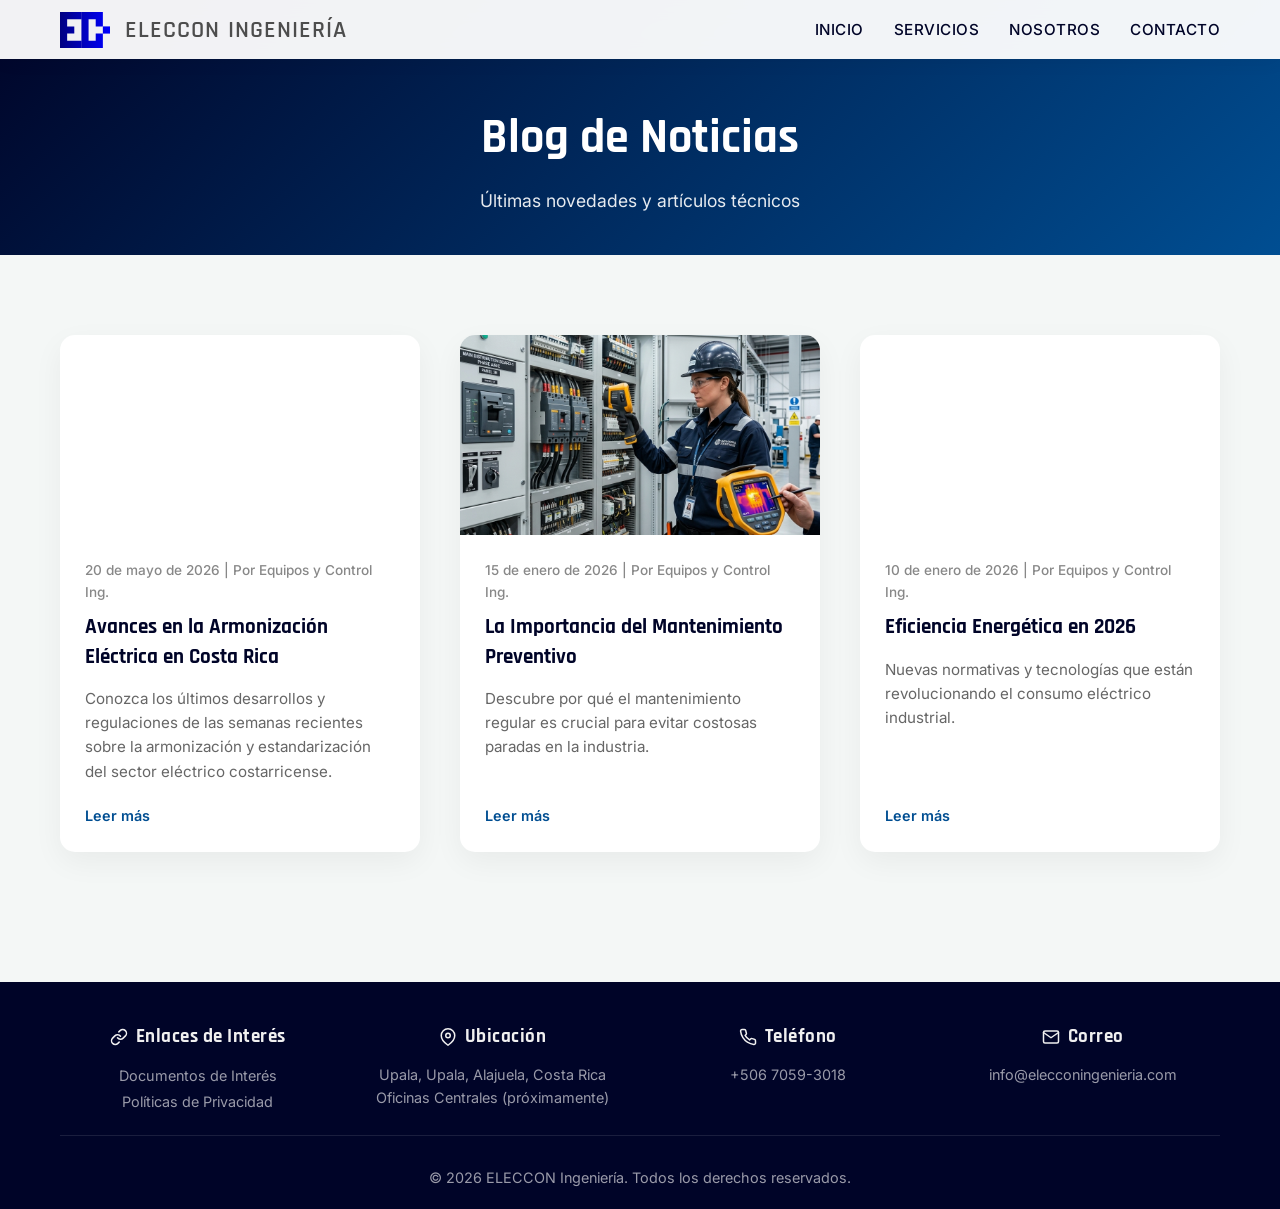
<file: blog.html>
<!DOCTYPE html>
<html lang="es">

<head>
    <meta charset="UTF-8">
    <meta name="viewport" content="width=device-width, initial-scale=1.0">
    <title>Blog - ELECCON Ingeniería</title>
    <link rel="icon" type="image/png" href="assets/logo.svg">
    <meta name="description"
        content="Noticias y artículos sobre ingeniería eléctrica, mantenimiento y eficiencia energética.">
    <!-- Google Fonts -->
    <link rel="preconnect" href="https://fonts.googleapis.com">
    <link rel="preconnect" href="https://fonts.gstatic.com" crossorigin>
    <link
        href="https://fonts.googleapis.com/css2?family=Inter:wght@300;400;500;600;700&family=Rajdhani:wght@600;700&display=block"
        rel="stylesheet">
    <link rel="stylesheet" href="styles.css">
</head>

<body>
    <header id="main-header">
        <div class="container">
            <div class="logo-container">
                <a href="index.html" style="display: block; line-height: 0;">
                    <img src="assets/logo.svg" alt="ELECCON Logo" class="logo-img">
                </a>
                <h1 class="brand-name"><div class="brand-text-wrapper"><span class="brand-eleccon">ELECCON </span><span class="brand-ingenieria">Ingeniería</span></div></h1>
            </div>
            <button class="mobile-menu-btn" aria-label="Abrir menú">
                <span></span>
                <span></span>
                <span></span>
            </button>
            <nav>
                <ul>
                    <li><a href="index.html#hero">Inicio</a></li>
                    <li><a href="servicios.html">Servicios</a></li>
                    <li><a href="nosotros.html">Nosotros</a></li>
                    <!-- <li><a href="blog.html" class="active">Blog</a></li> -->
                    <li><a href="contacto.html">Contacto</a></li>
                </ul>
            </nav>
        </div>
    </header>

    <main>
        <section class="blog-hero" style="background: linear-gradient(135deg, var(--primary-color), var(--secondary-color)); padding: 100px 0 40px; color: white; text-align: center;">
            <div class="container">
                <h1 class="hero-title" style="color: white; font-family: var(--font-heading); font-size: 3rem; margin-bottom: 10px;">Blog de Noticias</h1>
                <p class="section-subtitle"
                    style="opacity: 0.9; color: white; max-width: 600px; margin: 0 auto; font-size: 1.1rem; line-height: 1.6;">
                    Últimas novedades y artículos técnicos</p>
            </div>
        </section>

        <section id="blog-posts">
            <div class="container">
                <div class="posts-grid" id="posts-container">
                    <!-- Posts will be injected here by JS -->
                </div>
            </div>
        </section>
    </main>

    <footer>
        <div class="container">
            <div class="footer-info">
                <div class="footer-item">
                    <h4 style="display: flex; align-items: center; justify-content: center; gap: 8px;"><svg style="width: 18px; height: 18px;" viewBox="0 0 24 24" fill="none" stroke="currentColor" stroke-width="2" stroke-linecap="round" stroke-linejoin="round"><path d="M10 13a5 5 0 0 0 7.54.54l3-3a5 5 0 0 0-7.07-7.07l-1.72 1.71"></path><path d="M14 11a5 5 0 0 0-7.54-.54l-3 3a5 5 0 0 0 7.07 7.07l1.71-1.71"></path></svg> Enlaces de Interés</h4>
                    <ul style="list-style: none; padding: 0; margin: 0; line-height: 1.8;">
                        <li><a href="de-interes.html">Documentos de Interés</a></li>

                        <li><a href="#">Políticas de Privacidad</a></li>
                    </ul>
                </div>
                <div class="footer-item">
                    <h4 style="display: flex; align-items: center; justify-content: center; gap: 8px;"><svg style="width: 18px; height: 18px;" viewBox="0 0 24 24" fill="none" stroke="currentColor" stroke-width="2" stroke-linecap="round" stroke-linejoin="round"><path d="M21 10c0 7-9 13-9 13s-9-6-9-13a9 9 0 0 1 18 0z"></path><circle cx="12" cy="10" r="3"></circle></svg> Ubicación</h4>
                    <p>Upala, Upala, Alajuela, Costa Rica<br>Oficinas Centrales (próximamente)</p>
                </div>
                <div class="footer-item">
                    <h4 style="display: flex; align-items: center; justify-content: center; gap: 8px;"><svg style="width: 18px; height: 18px;" viewBox="0 0 24 24" fill="none" stroke="currentColor" stroke-width="2" stroke-linecap="round" stroke-linejoin="round"><path d="M22 16.92v3a2 2 0 0 1-2.18 2 19.79 19.79 0 0 1-8.63-3.07 19.5 19.5 0 0 1-6-6 19.79 19.79 0 0 1-3.07-8.67A2 2 0 0 1 4.11 2h3a2 2 0 0 1 2 1.72 12.84 12.84 0 0 0 .7 2.81 2 2 0 0 1-.45 2.11L8.09 9.91a16 16 0 0 0 6 6l1.27-1.27a2 2 0 0 1 2.11-.45 12.84 12.84 0 0 0 2.81.7A2 2 0 0 1 22 16.92z"></path></svg> Teléfono</h4>
                    <p><a href="tel:+50670593018">+506 7059-3018</a></p>
                </div>
                <div class="footer-item">
                    <h4 style="display: flex; align-items: center; justify-content: center; gap: 8px;"><svg style="width: 18px; height: 18px;" viewBox="0 0 24 24" fill="none" stroke="currentColor" stroke-width="2" stroke-linecap="round" stroke-linejoin="round"><path d="M4 4h16c1.1 0 2 .9 2 2v12c0 1.1-.9 2-2 2H4c-1.1 0-2-.9-2-2V6c0-1.1.9-2 2-2z"></path><polyline points="22,6 12,13 2,6"></polyline></svg> Correo</h4>
                    <p><a href="mailto:info@elecconingenieria.com">info@elecconingenieria.com</a></p>
                </div>
            </div>
            <div class="footer-copyright">
                <p>&copy; 2026 ELECCON Ingeniería. Todos los derechos reservados.</p>
            </div>
        </div>
    </footer>

    <script src="script.js"></script>
    <script src="blog-data.js"></script>
    <script>
        // DOM Elements
        const postsContainer = document.getElementById('posts-container');

        // Functions
        function renderPosts() {
            postsContainer.innerHTML = '';
            // Sort by newset first
            const sortedPosts = [...blogPosts].sort((a, b) => new Date(b.date) - new Date(a.date));

            sortedPosts.forEach(post => {
                const article = document.createElement('article');
                article.className = 'post-card hidden-anim';
                article.innerHTML = `
                    <div class="post-image" style="background-image: url('${post.image || 'assets/logo.svg'}')"></div>
                    <div class="post-content">
                        <span class="post-date">${new Date(post.date).toLocaleDateString('es-ES', { year: 'numeric', month: 'long', day: 'numeric' })} | Por ${post.author}</span>
                        <h3>${post.title}</h3>
                        <p>${post.excerpt}</p>
                        <a href="post.html?id=${post.id}" class="read-more">Leer más</a>
                    </div>
                `;
                postsContainer.appendChild(article);
            });
        }

        // Init
        renderPosts();
    </script>
    <!-- Scroll to Top Button -->
    <a href="#" class="scroll-top-btn" aria-label="Subir al inicio">
        <svg viewBox="0 0 24 24" fill="none" stroke="currentColor" stroke-width="2" stroke-linecap="round" stroke-linejoin="round">
            <polyline points="18 15 12 9 6 15"></polyline>
        </svg>
    </a>
</body>

</html>
</file>
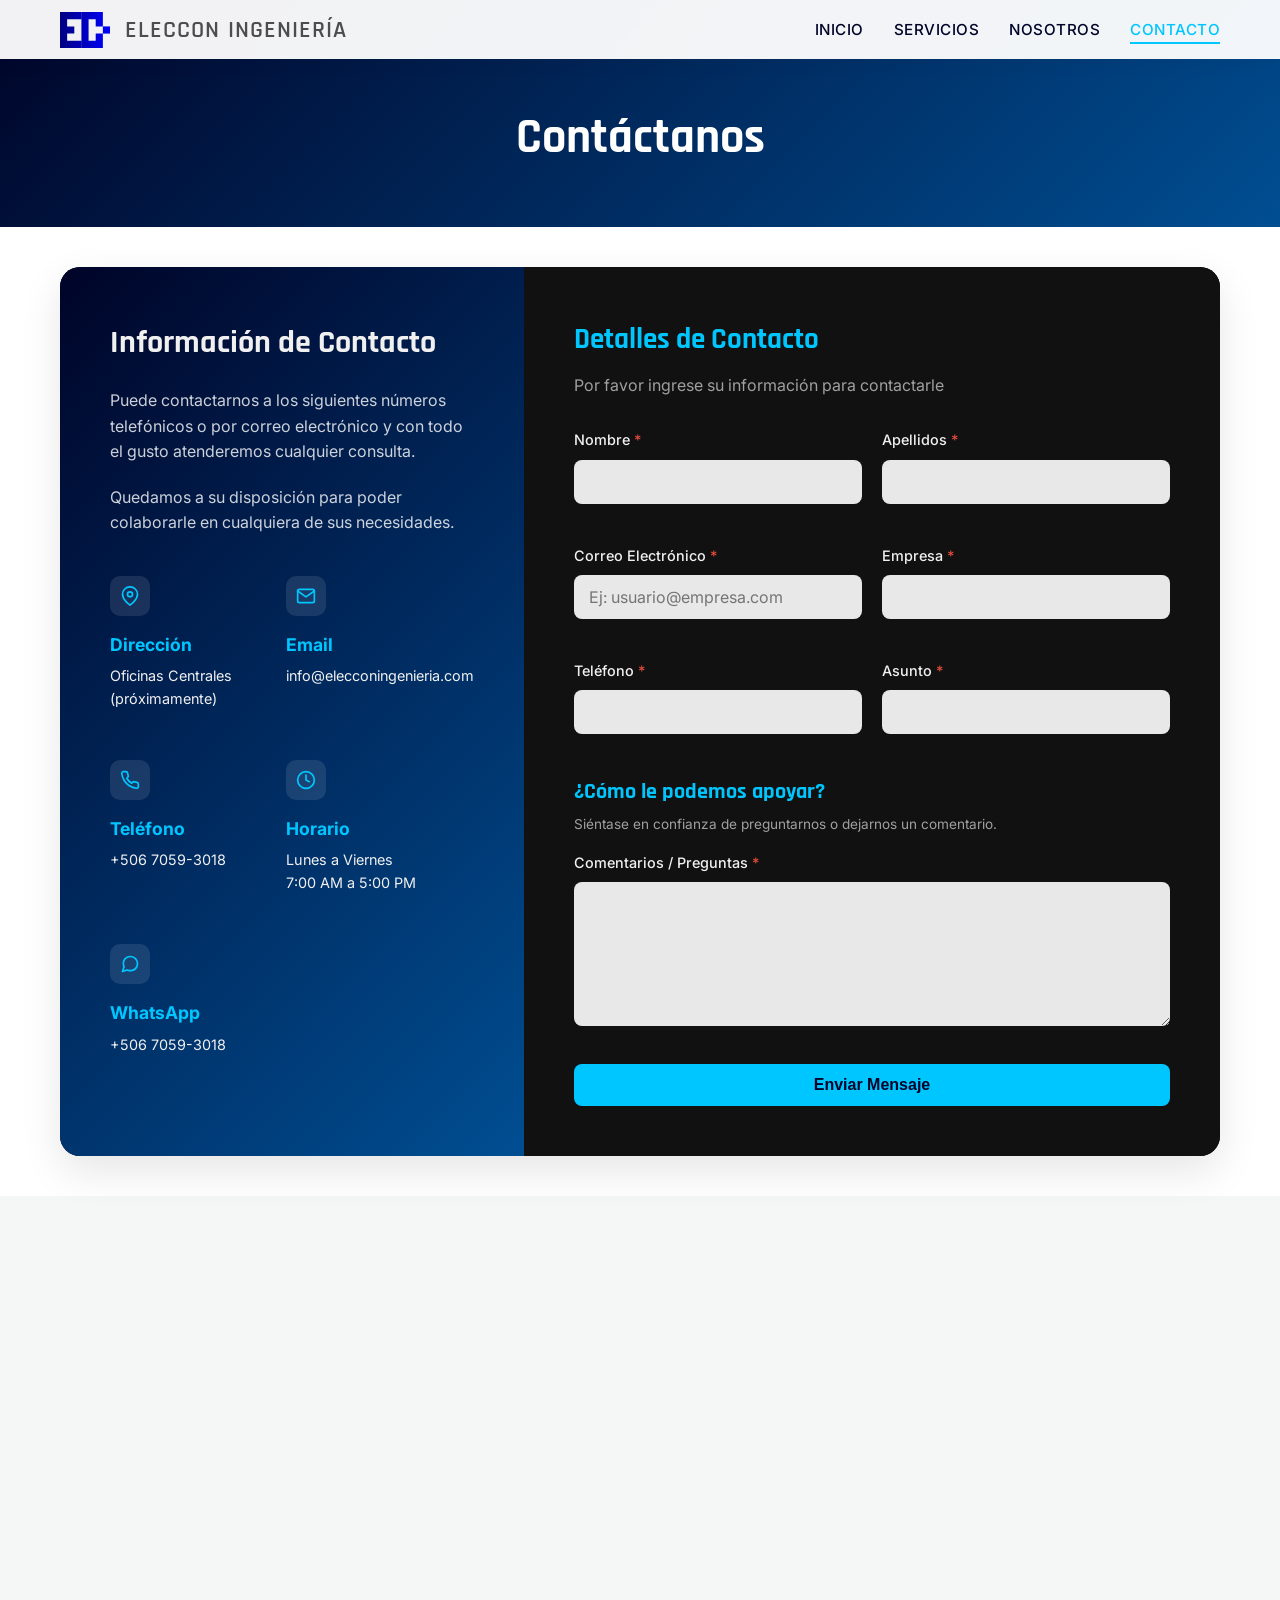
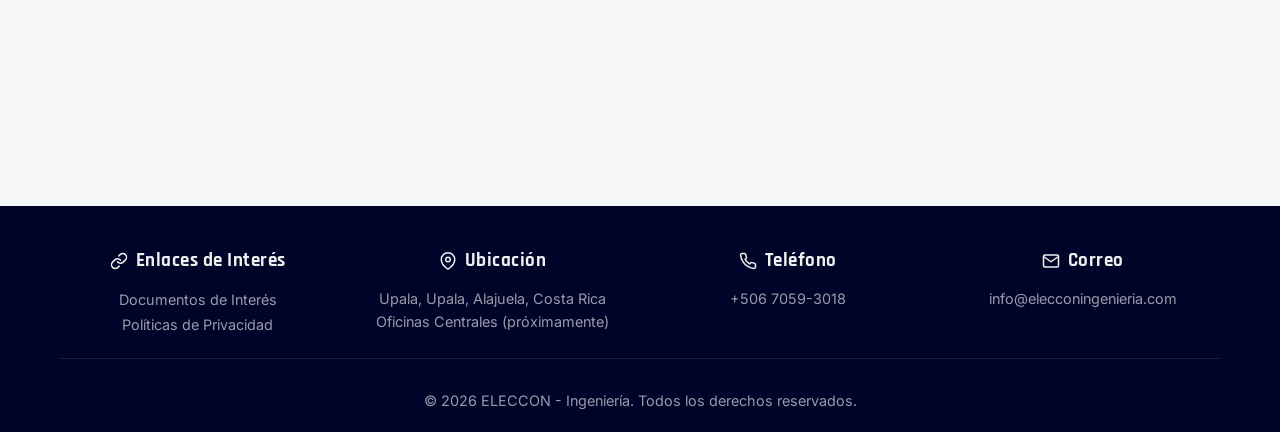
<file: contacto.html>
<!DOCTYPE html>
<html lang="es">

<head>
    <meta charset="UTF-8">
    <meta name="viewport" content="width=device-width, initial-scale=1.0">
    <title>Contacto - ELECCON Ingeniería</title>
    <link rel="icon" type="image/png" href="assets/logo.svg">
    <meta name="description"
        content="Póngase en contacto con ELECCON Ingeniería para soluciones integrales en ingeniería eléctrica.">
    <!-- Google Fonts -->
    <link rel="preconnect" href="https://fonts.googleapis.com">
    <link rel="preconnect" href="https://fonts.gstatic.com" crossorigin>
    <link
        href="https://fonts.googleapis.com/css2?family=Inter:wght@300;400;500;600;700&family=Rajdhani:wght@600;700&display=block"
        rel="stylesheet">
    <link rel="stylesheet" href="styles.css">
</head>

<body>
    <!-- SVG Definitions -->
    <svg style="width:0;height:0;position:absolute;" aria-hidden="true" focusable="false">
        <linearGradient id="icon-gradient" x1="0%" y1="0%" x2="100%" y2="100%">
            <stop offset="0%" stop-color="var(--secondary-color)" />
            <stop offset="100%" stop-color="var(--accent-color)" />
        </linearGradient>
    </svg>

    <header id="main-header">
        <div class="container">
            <div class="logo-container">
                <a href="index.html" style="display: block; line-height: 0;">
                    <img src="assets/logo.svg" alt="ELECCON Logo" class="logo-img">
                </a>
                <h1 class="brand-name">
                    <div class="brand-text-wrapper"><span class="brand-eleccon">ELECCON </span><span
                            class="brand-ingenieria">Ingeniería</span></div>
                </h1>
            </div>
            <button class="mobile-menu-btn" aria-label="Abrir menú">
                <span></span>
                <span></span>
                <span></span>
            </button>
            <nav>
                <ul>
                    <li><a href="index.html#hero">Inicio</a></li>
                    <li><a href="servicios.html">Servicios</a></li>
                    <li><a href="nosotros.html">Nosotros</a></li>
                    <!-- <li><a href="blog.html">Blog</a></li> -->
                    <li><a href="contacto.html" class="active">Contacto</a></li>
                </ul>
            </nav>
        </div>
    </header>

    <main class="contact-main">
        <section class="contact-hero"
            style="background: linear-gradient(135deg, var(--primary-color), var(--secondary-color)); padding: 100px 0 40px; color: white; text-align: center;">
            <div class="container">
                <h1 class="hero-title" style="color: white; font-family: var(--font-heading); font-size: 3rem; margin-bottom: 10px;">Contáctanos</h1>
            </div>
        </section>

        <section class="contact-page-section">
            <div class="container">
                <div class="contact-page-container">

                    <!-- Columna Izquierda: Información de Contacto -->
                    <div class="contact-info-col">
                        <h3>Información de Contacto</h3>
                        <p>Puede contactarnos a los siguientes números telefónicos o por correo electrónico y con todo
                            el gusto atenderemos cualquier consulta.</p>
                        <p>Quedamos a su disposición para poder colaborarle en cualquiera de sus necesidades.</p>

                        <div class="contact-info-grid">
                            <div class="info-item">
                                <div class="icon-box">
                                    <svg viewBox="0 0 24 24" stroke-width="2" stroke-linecap="round"
                                        stroke-linejoin="round">
                                        <path d="M21 10c0 7-9 13-9 13s-9-6-9-13a9 9 0 0 1 18 0z"></path>
                                        <circle cx="12" cy="10" r="3"></circle>
                                    </svg>
                                </div>
                                <h4>Dirección</h4>
                                <p>Oficinas Centrales (próximamente)</p>
                            </div>

                            <div class="info-item">
                                <div class="icon-box">
                                    <svg viewBox="0 0 24 24" stroke-width="2" stroke-linecap="round"
                                        stroke-linejoin="round">
                                        <path
                                            d="M4 4h16c1.1 0 2 .9 2 2v12c0 1.1-.9 2-2 2H4c-1.1 0-2-.9-2-2V6c0-1.1.9-2 2-2z">
                                        </path>
                                        <polyline points="22,6 12,13 2,6"></polyline>
                                    </svg>
                                </div>
                                <h4>Email</h4>
                                <p><a href="mailto:info@elecconingenieria.com">info@elecconingenieria.com</a></p>
                            </div>

                            <div class="info-item">
                                <div class="icon-box">
                                    <svg viewBox="0 0 24 24" stroke-width="2" stroke-linecap="round"
                                        stroke-linejoin="round">
                                        <path
                                            d="M22 16.92v3a2 2 0 0 1-2.18 2 19.79 19.79 0 0 1-8.63-3.07 19.5 19.5 0 0 1-6-6 19.79 19.79 0 0 1-3.07-8.67A2 2 0 0 1 4.11 2h3a2 2 0 0 1 2 1.72 12.84 12.84 0 0 0 .7 2.81 2 2 0 0 1-.45 2.11L8.09 9.91a16 16 0 0 0 6 6l1.27-1.27a2 2 0 0 1 2.11-.45 12.84 12.84 0 0 0 2.81.7A2 2 0 0 1 22 16.92z">
                                        </path>
                                    </svg>
                                </div>
                                <h4>Teléfono</h4>
                                <p><a href="tel:+50670593018">+506 7059-3018</a></p>
                            </div>

                            <div class="info-item">
                                <div class="icon-box">
                                    <svg viewBox="0 0 24 24" stroke-width="2" stroke-linecap="round"
                                        stroke-linejoin="round">
                                        <circle cx="12" cy="12" r="10"></circle>
                                        <polyline points="12 6 12 12 16 14"></polyline>
                                    </svg>
                                </div>
                                <h4>Horario</h4>
                                <p>Lunes a Viernes<br>7:00 AM a 5:00 PM</p>
                            </div>

                            <div class="info-item">
                                <div class="icon-box">
                                    <svg viewBox="0 0 24 24" stroke-width="2" stroke-linecap="round"
                                        stroke-linejoin="round">
                                        <path
                                            d="M21 11.5a8.38 8.38 0 0 1-.9 3.8 8.5 8.5 0 0 1-7.6 4.7 8.38 8.38 0 0 1-3.8-.9L3 21l1.9-5.7a8.38 8.38 0 0 1-.9-3.8 8.5 8.5 0 0 1 4.7-7.6 8.38 8.38 0 0 1 3.8-.9h.5a8.48 8.48 0 0 1 8 8v.5z">
                                        </path>
                                    </svg>
                                </div>
                                <h4>WhatsApp</h4>
                                <p><a href="https://wa.me/50670593018" target="_blank">+506 7059-3018</a></p>
                            </div>
                        </div>
                    </div>

                    <!-- Columna Derecha: Formulario de Contacto -->
                    <div class="contact-form-col">
                        <h3>Detalles de Contacto</h3>
                        <p class="form-subtitle">Por favor ingrese su información para contactarle</p>

                        <form class="advanced-contact-form">
                            <div class="form-row">
                                <div class="form-group">
                                    <label for="nombre">Nombre <span>*</span></label>
                                    <input type="text" id="nombre" required>
                                </div>
                                <div class="form-group">
                                    <label for="apellidos">Apellidos <span>*</span></label>
                                    <input type="text" id="apellidos" required>
                                </div>
                            </div>

                            <div class="form-row">
                                <div class="form-group">
                                    <label for="email">Correo Electrónico <span>*</span></label>
                                    <input type="email" id="email" placeholder="Ej: usuario@empresa.com" required>
                                </div>
                                <div class="form-group">
                                    <label for="empresa">Empresa <span>*</span></label>
                                    <input type="text" id="empresa" required>
                                </div>
                            </div>

                            <div class="form-row">
                                <div class="form-group">
                                    <label for="telefono">Teléfono <span>*</span></label>
                                    <input type="tel" id="telefono" required>
                                </div>
                                <div class="form-group">
                                    <label for="asunto">Asunto <span>*</span></label>
                                    <input type="text" id="asunto" required>
                                </div>
                            </div>

                            <div class="form-group full-width">
                                <h3>¿Cómo le podemos apoyar?</h3>
                                <p class="textarea-desc">Siéntase en confianza de preguntarnos o dejarnos un comentario.
                                </p>
                                <label for="mensaje">Comentarios / Preguntas <span>*</span></label>
                                <textarea id="mensaje" rows="6" required></textarea>
                            </div>

                            <button type="submit" class="submit-button large-btn">Enviar Mensaje</button>
                        </form>
                    </div>

                </div>
            </div>
        </section>

        <!-- Google Maps iframe -->
        <section class="map-section">
            <div class="map-container">
                <!-- Upala, Costa Rica iframe embed -->
                <iframe
                    src="https://www.google.com/maps/embed?pb=!1m18!1m12!1m3!1d125430.73979848914!2d-85.08881229560447!3d10.898808169904253!2m3!1f0!2f0!3f0!3m2!1i1024!2i768!4f13.1!3m3!1m2!1s0x8f7528e5db0f6701%3A0xe67c29e0c52bb848!2sUpala%2C%20Alajuela%20Province%2C%20Costa%20Rica!5e0!3m2!1sen!2sus!4v1716860368383!5m2!1sen!2sus"
                    width="100%" height="450" style="border:0;" allowfullscreen="" loading="eager"
                    referrerpolicy="no-referrer-when-downgrade"></iframe>
            </div>
        </section>
    </main>

    <footer>
        <div class="container">
            <div class="footer-info">
                <div class="footer-item">
                    <h4 style="display: flex; align-items: center; justify-content: center; gap: 8px;"><svg
                            style="width: 18px; height: 18px;" viewBox="0 0 24 24" fill="none" stroke="currentColor"
                            stroke-width="2" stroke-linecap="round" stroke-linejoin="round">
                            <path d="M10 13a5 5 0 0 0 7.54.54l3-3a5 5 0 0 0-7.07-7.07l-1.72 1.71"></path>
                            <path d="M14 11a5 5 0 0 0-7.54-.54l-3 3a5 5 0 0 0 7.07 7.07l1.71-1.71"></path>
                        </svg> Enlaces de Interés</h4>
                    <ul style="list-style: none; padding: 0; margin: 0; line-height: 1.8;">
                        <li><a href="de-interes.html">Documentos de Interés</a></li>

                        <li><a href="#">Políticas de Privacidad</a></li>
                    </ul>
                </div>
                <div class="footer-item">
                    <h4 style="display: flex; align-items: center; justify-content: center; gap: 8px;"><svg
                            style="width: 18px; height: 18px;" viewBox="0 0 24 24" fill="none" stroke="currentColor"
                            stroke-width="2" stroke-linecap="round" stroke-linejoin="round">
                            <path d="M21 10c0 7-9 13-9 13s-9-6-9-13a9 9 0 0 1 18 0z"></path>
                            <circle cx="12" cy="10" r="3"></circle>
                        </svg> Ubicación</h4>
                    <p>Upala, Upala, Alajuela, Costa Rica<br>Oficinas Centrales (próximamente)</p>
                </div>
                <div class="footer-item">
                    <h4 style="display: flex; align-items: center; justify-content: center; gap: 8px;"><svg
                            style="width: 18px; height: 18px;" viewBox="0 0 24 24" fill="none" stroke="currentColor"
                            stroke-width="2" stroke-linecap="round" stroke-linejoin="round">
                            <path
                                d="M22 16.92v3a2 2 0 0 1-2.18 2 19.79 19.79 0 0 1-8.63-3.07 19.5 19.5 0 0 1-6-6 19.79 19.79 0 0 1-3.07-8.67A2 2 0 0 1 4.11 2h3a2 2 0 0 1 2 1.72 12.84 12.84 0 0 0 .7 2.81 2 2 0 0 1-.45 2.11L8.09 9.91a16 16 0 0 0 6 6l1.27-1.27a2 2 0 0 1 2.11-.45 12.84 12.84 0 0 0 2.81.7A2 2 0 0 1 22 16.92z">
                            </path>
                        </svg> Teléfono</h4>
                    <p><a href="tel:+50670593018">+506 7059-3018</a></p>
                </div>
                <div class="footer-item">
                    <h4 style="display: flex; align-items: center; justify-content: center; gap: 8px;"><svg
                            style="width: 18px; height: 18px;" viewBox="0 0 24 24" fill="none" stroke="currentColor"
                            stroke-width="2" stroke-linecap="round" stroke-linejoin="round">
                            <path d="M4 4h16c1.1 0 2 .9 2 2v12c0 1.1-.9 2-2 2H4c-1.1 0-2-.9-2-2V6c0-1.1.9-2 2-2z">
                            </path>
                            <polyline points="22,6 12,13 2,6"></polyline>
                        </svg> Correo</h4>
                    <p><a href="mailto:info@elecconingenieria.com">info@elecconingenieria.com</a></p>
                </div>
            </div>
            <div class="footer-copyright">
                <p>&copy; 2026 ELECCON - Ingeniería. Todos los derechos reservados.</p>
            </div>
        </div>
    </footer>
    <script src="script.js"></script>
    <!-- Scroll to Top Button -->
    <a href="#" class="scroll-top-btn" aria-label="Subir al inicio">
        <svg viewBox="0 0 24 24" fill="none" stroke="currentColor" stroke-width="2" stroke-linecap="round"
            stroke-linejoin="round">
            <polyline points="18 15 12 9 6 15"></polyline>
        </svg>
    </a>
</body>

</html>
</file>
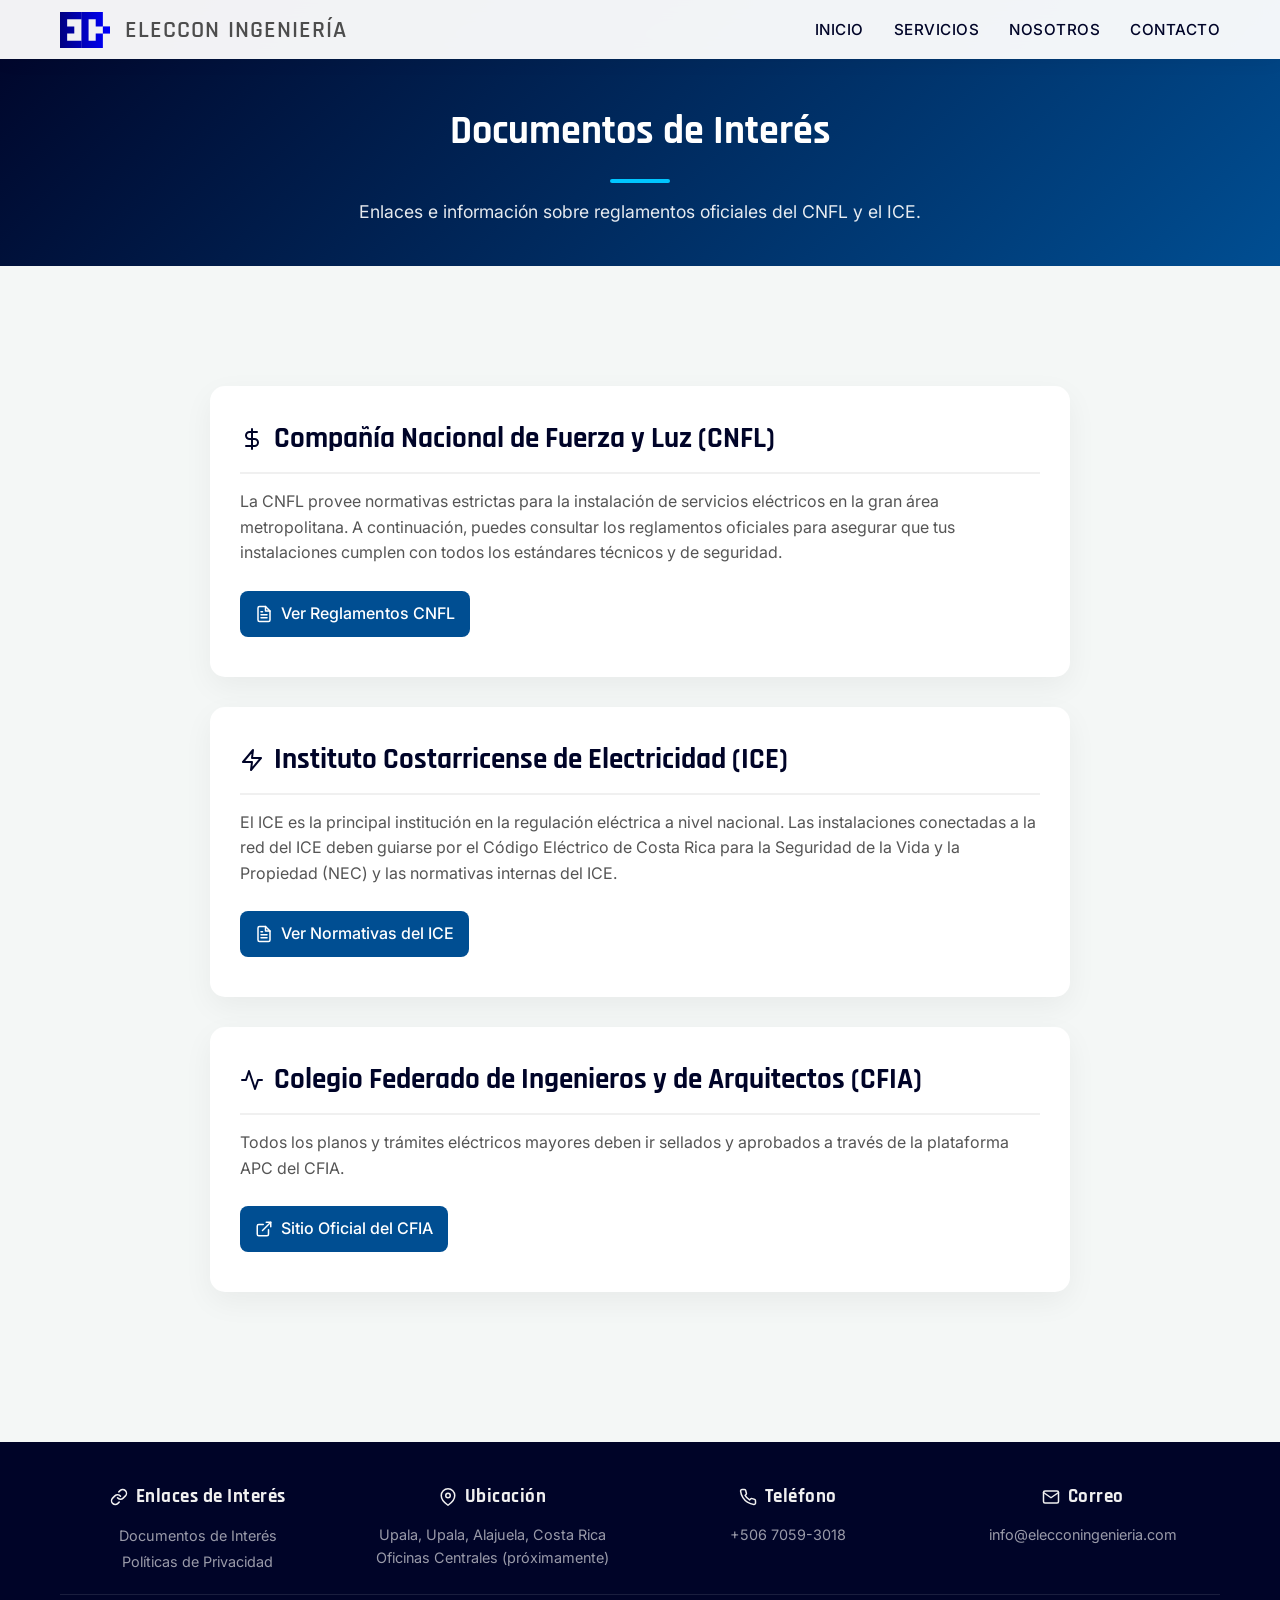
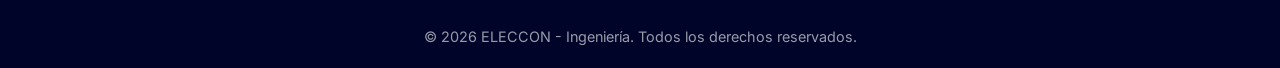
<file: de-interes.html>
<!DOCTYPE html>
<html lang="es">

<head>
    <meta charset="UTF-8">
    <meta name="viewport" content="width=device-width, initial-scale=1.0">
    <title>Documentos de Interés - ELECCON Ingeniería</title>
    <link rel="icon" type="image/png" href="assets/logo.svg">
    <meta name="description"
        content="Información y documentos oficiales relacionados con reglamentos del CNFL y el ICE.">
    <!-- Google Fonts -->
    <link rel="preconnect" href="https://fonts.googleapis.com">
    <link rel="preconnect" href="https://fonts.gstatic.com" crossorigin>
    <link
        href="https://fonts.googleapis.com/css2?family=Inter:wght@300;400;500;600;700&family=Rajdhani:wght@600;700&display=block"
        rel="stylesheet">
    <link rel="stylesheet" href="styles.css">
    <style>
        .requisitos-header {
            background: #f4f7f6;
            text-align: center;
            padding-top: 100px;
            padding-bottom: 40px;
        }

        .requisitos-container {
            max-width: 900px;
            margin: 0 auto;
            padding: 40px 20px;
        }

        .tramite-section {
            background: white;
            border-radius: 15px;
            padding: 30px;
            margin-bottom: 30px;
            box-shadow: 0 10px 30px rgba(0, 0, 0, 0.05);
        }

        .tramite-section h3 {
            font-family: var(--font-heading);
            color: var(--primary-color);
            font-size: 1.8rem;
            margin-bottom: 15px;
            display: flex;
            align-items: center;
            gap: 10px;
            border-bottom: 2px solid #f0f0f0;
            padding-bottom: 10px;
        }

        .tramite-section p {
            color: #555;
            line-height: 1.6;
            margin-bottom: 15px;
        }

        .document-link {
            display: inline-flex;
            align-items: center;
            gap: 8px;
            background-color: var(--secondary-color);
            color: white;
            padding: 10px 15px;
            border-radius: 8px;
            text-decoration: none;
            font-weight: 500;
            transition: background 0.3s;
            margin-top: 10px;
            margin-bottom: 10px;
        }

        .document-link:hover {
            background-color: var(--accent-color);
            color: var(--primary-color);
        }
    </style>
</head>

<body>
    <header id="main-header">
        <div class="container">
            <div class="logo-container">
                <a href="index.html" style="display: block; line-height: 0;">
                    <img src="assets/logo.svg" alt="ELECCON Logo" class="logo-img">
                </a>
                <h1 class="brand-name"><div class="brand-text-wrapper"><span class="brand-eleccon">ELECCON </span><span class="brand-ingenieria">Ingeniería</span></div></h1>
            </div>
            <button class="mobile-menu-btn" aria-label="Abrir menú">
                <span></span>
                <span></span>
                <span></span>
            </button>
            <nav>
                <ul>
                    <li><a href="index.html#hero">Inicio</a></li>
                    <li><a href="servicios.html">Servicios</a></li>
                    <li><a href="nosotros.html">Nosotros</a></li>
                    <!-- <li><a href="blog.html">Blog</a></li> -->
                    <li><a href="contacto.html">Contacto</a></li>
                </ul>
            </nav>
        </div>
    </header>

    <main>
        <section class="requisitos-header"
            style="background: linear-gradient(135deg, var(--primary-color), var(--secondary-color)); padding: 100px 0 40px; color: white; text-align: center;">
            <div class="container">
                <h2 class="section-title" style="color: white; margin-bottom: 15px;">Documentos de Interés</h2>
                <p class="section-subtitle" style="opacity: 0.9; color: white; max-width: 600px; margin: 0 auto; font-size: 1.1rem; line-height: 1.6;">
                    Enlaces e información sobre reglamentos oficiales del CNFL y el ICE.
                </p>
            </div>
        </section>

        <section class="requisitos-content">
            <div class="requisitos-container">
                
                <!-- Sección CNFL -->
                <div class="tramite-section">
                    <h3>
                        <svg width="24" height="24" viewBox="0 0 24 24" fill="none" stroke="currentColor" stroke-width="2" stroke-linecap="round" stroke-linejoin="round">
                            <path d="M12 2v20"></path><path d="M17 5H9.5a3.5 3.5 0 0 0 0 7h5a3.5 3.5 0 0 1 0 7H6"></path>
                        </svg>
                        Compañía Nacional de Fuerza y Luz (CNFL)
                    </h3>
                    <p>La CNFL provee normativas estrictas para la instalación de servicios eléctricos en la gran área metropolitana. A continuación, puedes consultar los reglamentos oficiales para asegurar que tus instalaciones cumplen con todos los estándares técnicos y de seguridad.</p>
                    
                    <a href="https://www.cnfl.go.cr/servicios/normativa-y-reglamentacion/" target="_blank" class="document-link">
                        <svg width="18" height="18" viewBox="0 0 24 24" fill="none" stroke="currentColor" stroke-width="2" stroke-linecap="round" stroke-linejoin="round">
                            <path d="M14 2H6a2 2 0 0 0-2 2v16a2 2 0 0 0 2 2h12a2 2 0 0 0 2-2V8z"></path>
                            <polyline points="14 2 14 8 20 8"></polyline>
                            <line x1="16" y1="13" x2="8" y2="13"></line>
                            <line x1="16" y1="17" x2="8" y2="17"></line>
                            <polyline points="10 9 9 9 8 9"></polyline>
                        </svg>
                        Ver Reglamentos CNFL
                    </a>
                </div>

                <!-- Sección ICE -->
                <div class="tramite-section">
                    <h3>
                        <svg width="24" height="24" viewBox="0 0 24 24" fill="none" stroke="currentColor" stroke-width="2" stroke-linecap="round" stroke-linejoin="round">
                            <polygon points="13 2 3 14 12 14 11 22 21 10 12 10 13 2"></polygon>
                        </svg>
                        Instituto Costarricense de Electricidad (ICE)
                    </h3>
                    <p>El ICE es la principal institución en la regulación eléctrica a nivel nacional. Las instalaciones conectadas a la red del ICE deben guiarse por el Código Eléctrico de Costa Rica para la Seguridad de la Vida y la Propiedad (NEC) y las normativas internas del ICE.</p>
                    
                    <a href="https://www.grupoice.com/wps/portal/ICE/Electricidad/servicios-electricos/normativa" target="_blank" class="document-link">
                        <svg width="18" height="18" viewBox="0 0 24 24" fill="none" stroke="currentColor" stroke-width="2" stroke-linecap="round" stroke-linejoin="round">
                            <path d="M14 2H6a2 2 0 0 0-2 2v16a2 2 0 0 0 2 2h12a2 2 0 0 0 2-2V8z"></path>
                            <polyline points="14 2 14 8 20 8"></polyline>
                            <line x1="16" y1="13" x2="8" y2="13"></line>
                            <line x1="16" y1="17" x2="8" y2="17"></line>
                            <polyline points="10 9 9 9 8 9"></polyline>
                        </svg>
                        Ver Normativas del ICE
                    </a>
                </div>

                <!-- Sección CFIA -->
                <div class="tramite-section">
                    <h3>
                        <svg width="24" height="24" viewBox="0 0 24 24" fill="none" stroke="currentColor" stroke-width="2" stroke-linecap="round" stroke-linejoin="round">
                            <path d="M22 12h-4l-3 9L9 3l-3 9H2"></path>
                        </svg>
                        Colegio Federado de Ingenieros y de Arquitectos (CFIA)
                    </h3>
                    <p>Todos los planos y trámites eléctricos mayores deben ir sellados y aprobados a través de la plataforma APC del CFIA.</p>
                    <a href="https://www.cfia.or.cr/" target="_blank" class="document-link">
                        <svg width="18" height="18" viewBox="0 0 24 24" fill="none" stroke="currentColor" stroke-width="2" stroke-linecap="round" stroke-linejoin="round">
                            <path d="M18 13v6a2 2 0 0 1-2 2H5a2 2 0 0 1-2-2V8a2 2 0 0 1 2-2h6"></path>
                            <polyline points="15 3 21 3 21 9"></polyline>
                            <line x1="10" y1="14" x2="21" y2="3"></line>
                        </svg>
                        Sitio Oficial del CFIA
                    </a>
                </div>

            </div>
        </section>
    </main>

    <footer>
        <div class="container">
            <div class="footer-info">
                <div class="footer-item">
                    <h4 style="display: flex; align-items: center; justify-content: center; gap: 8px;"><svg style="width: 18px; height: 18px;" viewBox="0 0 24 24" fill="none" stroke="currentColor" stroke-width="2" stroke-linecap="round" stroke-linejoin="round"><path d="M10 13a5 5 0 0 0 7.54.54l3-3a5 5 0 0 0-7.07-7.07l-1.72 1.71"></path><path d="M14 11a5 5 0 0 0-7.54-.54l-3 3a5 5 0 0 0 7.07 7.07l1.71-1.71"></path></svg> Enlaces de Interés</h4>
                    <ul style="list-style: none; padding: 0; margin: 0; line-height: 1.8;">
                        <li><a href="de-interes.html">Documentos de Interés</a></li>

                        <li><a href="#">Políticas de Privacidad</a></li>
                    </ul>
                </div>
                <div class="footer-item">
                    <h4 style="display: flex; align-items: center; justify-content: center; gap: 8px;"><svg style="width: 18px; height: 18px;" viewBox="0 0 24 24" fill="none" stroke="currentColor" stroke-width="2" stroke-linecap="round" stroke-linejoin="round"><path d="M21 10c0 7-9 13-9 13s-9-6-9-13a9 9 0 0 1 18 0z"></path><circle cx="12" cy="10" r="3"></circle></svg> Ubicación</h4>
                    <p>Upala, Upala, Alajuela, Costa Rica<br>Oficinas Centrales (próximamente)</p>
                </div>
                <div class="footer-item">
                    <h4 style="display: flex; align-items: center; justify-content: center; gap: 8px;"><svg style="width: 18px; height: 18px;" viewBox="0 0 24 24" fill="none" stroke="currentColor" stroke-width="2" stroke-linecap="round" stroke-linejoin="round"><path d="M22 16.92v3a2 2 0 0 1-2.18 2 19.79 19.79 0 0 1-8.63-3.07 19.5 19.5 0 0 1-6-6 19.79 19.79 0 0 1-3.07-8.67A2 2 0 0 1 4.11 2h3a2 2 0 0 1 2 1.72 12.84 12.84 0 0 0 .7 2.81 2 2 0 0 1-.45 2.11L8.09 9.91a16 16 0 0 0 6 6l1.27-1.27a2 2 0 0 1 2.11-.45 12.84 12.84 0 0 0 2.81.7A2 2 0 0 1 22 16.92z"></path></svg> Teléfono</h4>
                    <p><a href="tel:+50670593018">+506 7059-3018</a></p>
                </div>
                <div class="footer-item">
                    <h4 style="display: flex; align-items: center; justify-content: center; gap: 8px;"><svg style="width: 18px; height: 18px;" viewBox="0 0 24 24" fill="none" stroke="currentColor" stroke-width="2" stroke-linecap="round" stroke-linejoin="round"><path d="M4 4h16c1.1 0 2 .9 2 2v12c0 1.1-.9 2-2 2H4c-1.1 0-2-.9-2-2V6c0-1.1.9-2 2-2z"></path><polyline points="22,6 12,13 2,6"></polyline></svg> Correo</h4>
                    <p><a href="mailto:info@elecconingenieria.com">info@elecconingenieria.com</a></p>
                </div>
            </div>
            <div class="footer-copyright">
                <p>&copy; 2026 ELECCON - Ingeniería. Todos los derechos reservados.</p>
            </div>
        </div>
    </footer>
    <script src="script.js"></script>
    <!-- Scroll to Top Button -->
    <a href="#" class="scroll-top-btn" aria-label="Subir al inicio">
        <svg viewBox="0 0 24 24" fill="none" stroke="currentColor" stroke-width="2" stroke-linecap="round" stroke-linejoin="round">
            <polyline points="18 15 12 9 6 15"></polyline>
        </svg>
    </a>
</body>

</html>
</file>
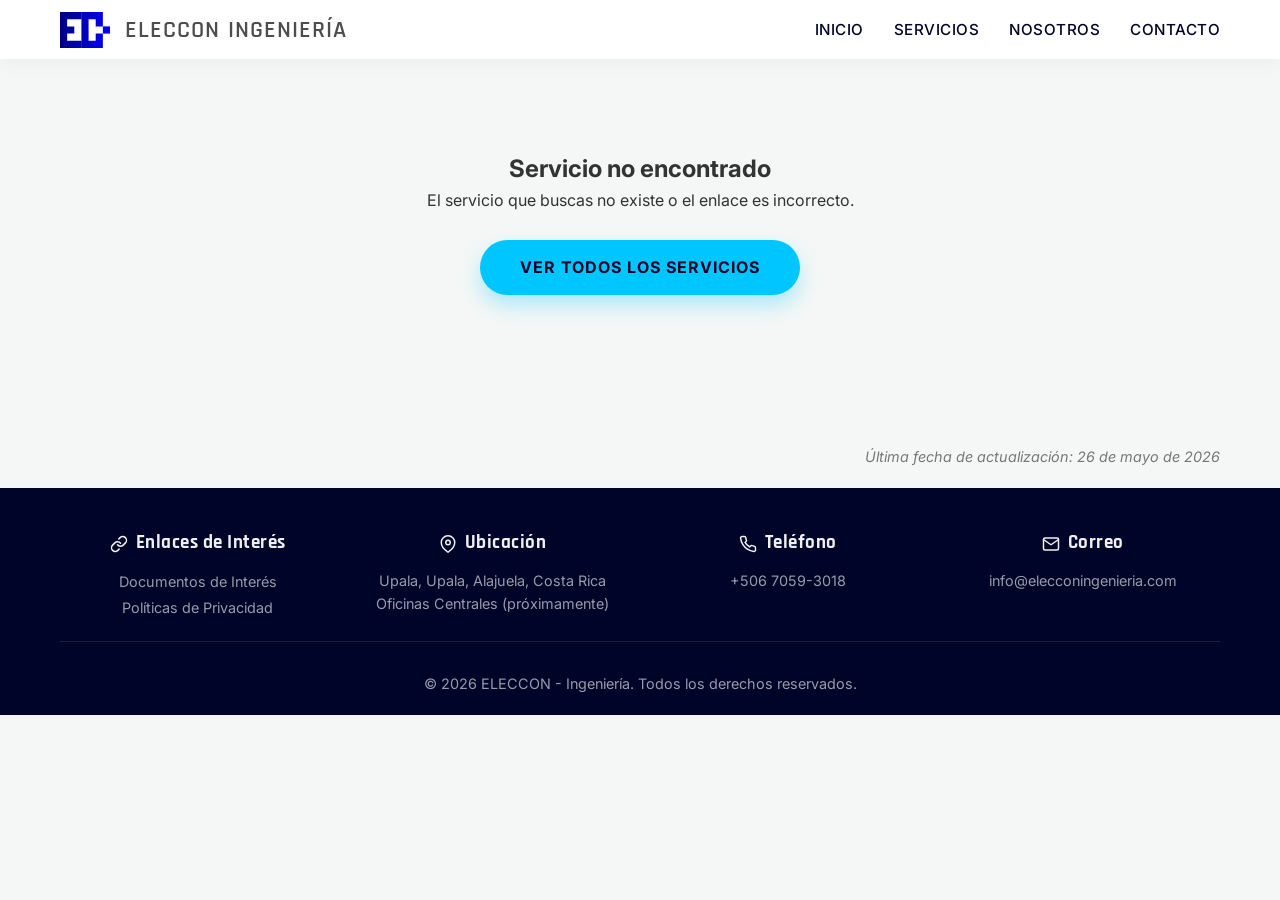
<file: detalle-servicio.html>
<!DOCTYPE html>
<html lang="es">

<head>
    <meta charset="UTF-8">
    <meta name="viewport" content="width=device-width, initial-scale=1.0">
    <title>Requisitos de Trámites - ELECCON Ingeniería</title>
    <link rel="icon" type="image/png" href="assets/logo.svg">
    <meta name="description"
        content="Conoce los requisitos previos y la documentación necesaria para nuestros servicios de ingeniería eléctrica.">
    <!-- Google Fonts -->
    <link rel="preconnect" href="https://fonts.googleapis.com">
    <link rel="preconnect" href="https://fonts.gstatic.com" crossorigin>
    <link
        href="https://fonts.googleapis.com/css2?family=Inter:wght@300;400;500;600;700&family=Rajdhani:wght@600;700&display=block"
        rel="stylesheet">
    <link rel="stylesheet" href="https://fonts.googleapis.com/css2?family=Material+Symbols+Outlined:opsz,wght,FILL,GRAD@24,400,0,0" />
    <link rel="stylesheet" href="styles.css">
</head>

<body>

    <header id="main-header">
        <div class="container">
            <div class="logo-container">
                <a href="index.html" style="display: block; line-height: 0;">
                    <img src="assets/logo.svg" alt="ELECCON Logo" class="logo-img">
                </a>
                <h1 class="brand-name"><div class="brand-text-wrapper"><span class="brand-eleccon">ELECCON </span><span class="brand-ingenieria">Ingeniería</span></div></h1>
            </div>
            <button class="mobile-menu-btn" aria-label="Abrir menú">
                <span></span>
                <span></span>
                <span></span>
            </button>
            <nav>
                <ul>
                    <li><a href="index.html#hero">Inicio</a></li>
                    <li><a href="servicios.html">Servicios</a></li>
                    <li><a href="nosotros.html">Nosotros</a></li>
                    <!-- <li><a href="blog.html">Blog</a></li> -->
                    <li><a href="contacto.html">Contacto</a></li>
                </ul>
            </nav>
        </div>
    </header>

    <main id="main-content">
        <div id="dynamic-service-container">
            <div style="text-align: center; padding: 150px 20px; color: #555;">
                <p>Cargando información del servicio...</p>
            </div>
        </div>
        <div class="container" style="text-align: right; padding-bottom: 20px;">
            <p style="font-size: 0.9rem; color: #777;"><em>Última fecha de actualización: 26 de mayo de 2026</em></p>
        </div>
    </main>

    <footer>
        <div class="container">
            <div class="footer-info">
                <div class="footer-item">
                    <h4 style="display: flex; align-items: center; justify-content: center; gap: 8px;"><svg style="width: 18px; height: 18px;" viewBox="0 0 24 24" fill="none" stroke="currentColor" stroke-width="2" stroke-linecap="round" stroke-linejoin="round"><path d="M10 13a5 5 0 0 0 7.54.54l3-3a5 5 0 0 0-7.07-7.07l-1.72 1.71"></path><path d="M14 11a5 5 0 0 0-7.54-.54l-3 3a5 5 0 0 0 7.07 7.07l1.71-1.71"></path></svg> Enlaces de Interés</h4>
                    <ul style="list-style: none; padding: 0; margin: 0; line-height: 1.8;">
                        <li><a href="de-interes.html">Documentos de Interés</a></li>

                        <li><a href="#">Políticas de Privacidad</a></li>
                    </ul>
                </div>
                <div class="footer-item">
                    <h4 style="display: flex; align-items: center; justify-content: center; gap: 8px;"><svg style="width: 18px; height: 18px;" viewBox="0 0 24 24" fill="none" stroke="currentColor" stroke-width="2" stroke-linecap="round" stroke-linejoin="round"><path d="M21 10c0 7-9 13-9 13s-9-6-9-13a9 9 0 0 1 18 0z"></path><circle cx="12" cy="10" r="3"></circle></svg> Ubicación</h4>
                    <p>Upala, Upala, Alajuela, Costa Rica<br>Oficinas Centrales (próximamente)</p>
                </div>
                <div class="footer-item">
                    <h4 style="display: flex; align-items: center; justify-content: center; gap: 8px;"><svg style="width: 18px; height: 18px;" viewBox="0 0 24 24" fill="none" stroke="currentColor" stroke-width="2" stroke-linecap="round" stroke-linejoin="round"><path d="M22 16.92v3a2 2 0 0 1-2.18 2 19.79 19.79 0 0 1-8.63-3.07 19.5 19.5 0 0 1-6-6 19.79 19.79 0 0 1-3.07-8.67A2 2 0 0 1 4.11 2h3a2 2 0 0 1 2 1.72 12.84 12.84 0 0 0 .7 2.81 2 2 0 0 1-.45 2.11L8.09 9.91a16 16 0 0 0 6 6l1.27-1.27a2 2 0 0 1 2.11-.45 12.84 12.84 0 0 0 2.81.7A2 2 0 0 1 22 16.92z"></path></svg> Teléfono</h4>
                    <p><a href="tel:+50670593018">+506 7059-3018</a></p>
                </div>
                <div class="footer-item">
                    <h4 style="display: flex; align-items: center; justify-content: center; gap: 8px;"><svg style="width: 18px; height: 18px;" viewBox="0 0 24 24" fill="none" stroke="currentColor" stroke-width="2" stroke-linecap="round" stroke-linejoin="round"><path d="M4 4h16c1.1 0 2 .9 2 2v12c0 1.1-.9 2-2 2H4c-1.1 0-2-.9-2-2V6c0-1.1.9-2 2-2z"></path><polyline points="22,6 12,13 2,6"></polyline></svg> Correo</h4>
                    <p><a href="mailto:info@elecconingenieria.com">info@elecconingenieria.com</a></p>
                </div>
            </div>
            <div class="footer-copyright">
                <p>&copy; 2026 ELECCON - Ingeniería. Todos los derechos reservados.</p>
            </div>
        </div>
    </footer>
    <script src="servicios-data.js"></script>
    <script src="script.js"></script>
    <!-- Scroll to Top Button -->
    <a href="#" class="scroll-top-btn" aria-label="Subir al inicio">
        <svg viewBox="0 0 24 24" fill="none" stroke="currentColor" stroke-width="2" stroke-linecap="round" stroke-linejoin="round">
            <polyline points="18 15 12 9 6 15"></polyline>
        </svg>
    </a>
</body>

</html>
</file>
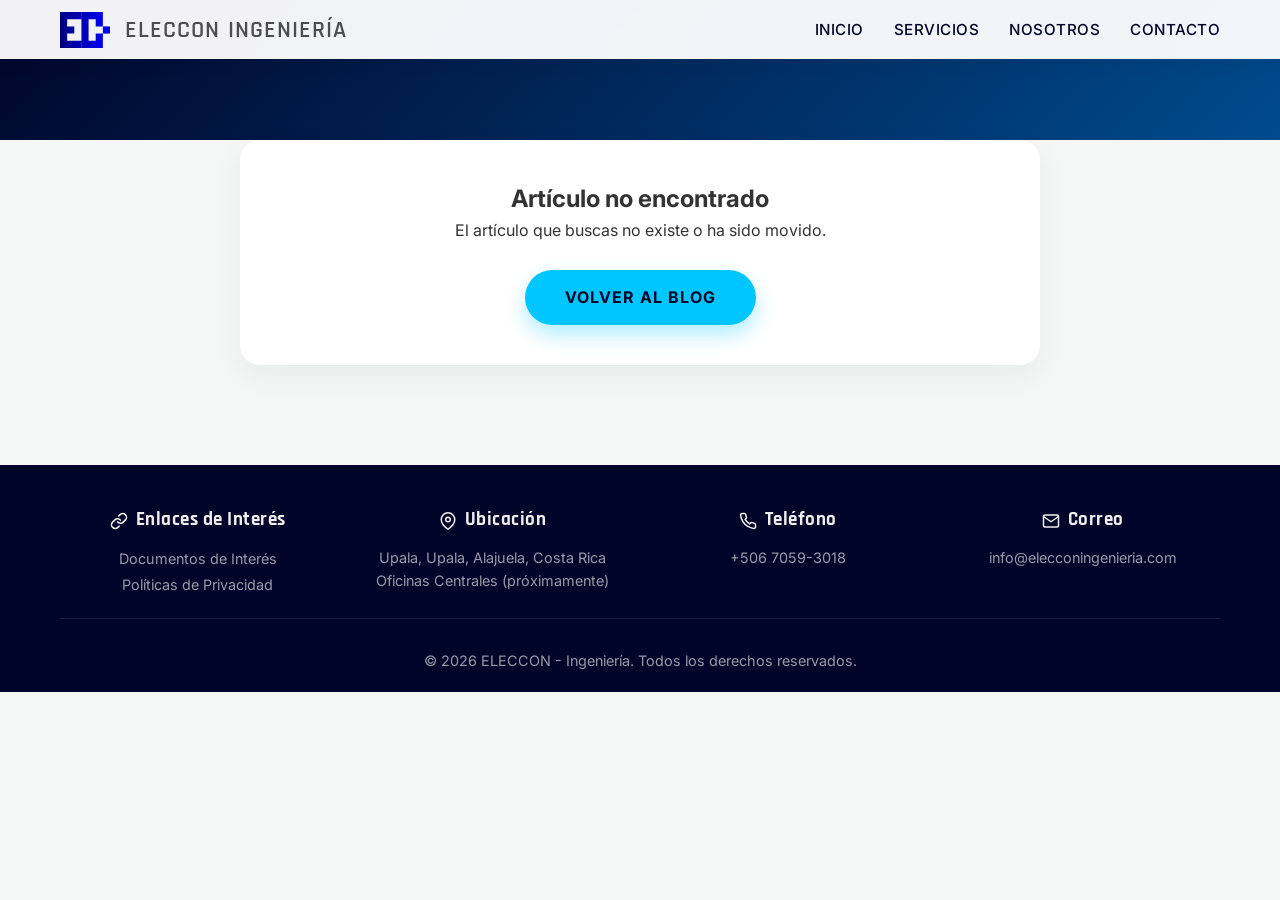
<file: post.html>
<!DOCTYPE html>
<html lang="es">

<head>
    <meta charset="UTF-8">
    <meta name="viewport" content="width=device-width, initial-scale=1.0">
    <title>Artículo - ELECCON Ingeniería</title>
    <link rel="icon" type="image/png" href="assets/logo.svg">
    <meta name="description" content="Artículo del blog de ELECCON Ingeniería.">
    <!-- Google Fonts -->
    <link rel="preconnect" href="https://fonts.googleapis.com">
    <link rel="preconnect" href="https://fonts.gstatic.com" crossorigin>
    <link
        href="https://fonts.googleapis.com/css2?family=Inter:wght@300;400;500;600;700&family=Rajdhani:wght@600;700&display=block"
        rel="stylesheet">
    <link rel="stylesheet" href="styles.css">
    <style>
        .single-post-container {
            max-width: 800px;
            margin: 0 auto;
            padding: 40px 20px;
            background: white;
            border-radius: 20px;
            box-shadow: 0 10px 30px rgba(0, 0, 0, 0.05);
            margin-top: -60px;
            position: relative;
            z-index: 10;
        }

        .single-post-image {
            width: 100%;
            height: 400px;
            object-fit: cover;
            border-radius: 15px;
            margin-bottom: 30px;
        }

        .single-post-title {
            font-family: var(--font-heading);
            font-size: 2.5rem;
            color: var(--primary-color);
            margin-bottom: 15px;
            line-height: 1.2;
        }

        .single-post-meta {
            color: #888;
            font-size: 0.95rem;
            margin-bottom: 30px;
            padding-bottom: 15px;
            border-bottom: 1px solid #eee;
        }

        .single-post-content {
            font-size: 1.1rem;
            line-height: 1.8;
            color: #444;
            white-space: pre-wrap;
        }

        .back-to-blog {
            display: inline-flex;
            align-items: center;
            gap: 10px;
            color: var(--secondary-color);
            text-decoration: none;
            font-weight: 600;
            margin-bottom: 20px;
            transition: color 0.3s ease;
        }

        .back-to-blog:hover {
            color: var(--accent-color);
        }
    </style>
</head>

<body>
    <header id="main-header">
        <div class="container">
            <div class="logo-container">
                <a href="index.html" style="display: block; line-height: 0;">
                    <img src="assets/logo.svg" alt="ELECCON Logo" class="logo-img">
                </a>
                <h1 class="brand-name"><div class="brand-text-wrapper"><span class="brand-eleccon">ELECCON </span><span class="brand-ingenieria">Ingeniería</span></div></h1>
            </div>
            <button class="mobile-menu-btn" aria-label="Abrir menú">
                <span></span>
                <span></span>
                <span></span>
            </button>
            <nav>
                <ul>
                    <li><a href="index.html#hero">Inicio</a></li>
                    <li><a href="servicios.html">Servicios</a></li>
                    <li><a href="nosotros.html">Nosotros</a></li>
                    <!-- <li><a href="blog.html" class="active">Blog</a></li> -->
                    <li><a href="contacto.html">Contacto</a></li>
                </ul>
            </nav>
        </div>
    </header>

    <main>
        <section id="blog-header" style="padding-bottom: 100px;">
            <div class="container">
                <!-- Title is handled inside the post container to look better -->
            </div>
        </section>

        <section style="background: #f4f7f6; padding-bottom: 100px; padding-top: 0;">
            <div class="container" id="post-content-container">
                <div class="single-post-container">
                    <div style="text-align: center; padding: 50px;">
                        <p>Cargando artículo...</p>
                    </div>
                </div>
            </div>
        </section>
    </main>

    <footer>
        <div class="container">
            <div class="footer-info">
                <div class="footer-item">
                    <h4 style="display: flex; align-items: center; justify-content: center; gap: 8px;"><svg style="width: 18px; height: 18px;" viewBox="0 0 24 24" fill="none" stroke="currentColor" stroke-width="2" stroke-linecap="round" stroke-linejoin="round"><path d="M10 13a5 5 0 0 0 7.54.54l3-3a5 5 0 0 0-7.07-7.07l-1.72 1.71"></path><path d="M14 11a5 5 0 0 0-7.54-.54l-3 3a5 5 0 0 0 7.07 7.07l1.71-1.71"></path></svg> Enlaces de Interés</h4>
                    <ul style="list-style: none; padding: 0; margin: 0; line-height: 1.8;">
                        <li><a href="de-interes.html">Documentos de Interés</a></li>

                        <li><a href="#">Políticas de Privacidad</a></li>
                    </ul>
                </div>
                <div class="footer-item">
                    <h4 style="display: flex; align-items: center; justify-content: center; gap: 8px;"><svg style="width: 18px; height: 18px;" viewBox="0 0 24 24" fill="none" stroke="currentColor" stroke-width="2" stroke-linecap="round" stroke-linejoin="round"><path d="M21 10c0 7-9 13-9 13s-9-6-9-13a9 9 0 0 1 18 0z"></path><circle cx="12" cy="10" r="3"></circle></svg> Ubicación</h4>
                    <p>Upala, Upala, Alajuela, Costa Rica<br>Oficinas Centrales (próximamente)</p>
                </div>
                <div class="footer-item">
                    <h4 style="display: flex; align-items: center; justify-content: center; gap: 8px;"><svg style="width: 18px; height: 18px;" viewBox="0 0 24 24" fill="none" stroke="currentColor" stroke-width="2" stroke-linecap="round" stroke-linejoin="round"><path d="M22 16.92v3a2 2 0 0 1-2.18 2 19.79 19.79 0 0 1-8.63-3.07 19.5 19.5 0 0 1-6-6 19.79 19.79 0 0 1-3.07-8.67A2 2 0 0 1 4.11 2h3a2 2 0 0 1 2 1.72 12.84 12.84 0 0 0 .7 2.81 2 2 0 0 1-.45 2.11L8.09 9.91a16 16 0 0 0 6 6l1.27-1.27a2 2 0 0 1 2.11-.45 12.84 12.84 0 0 0 2.81.7A2 2 0 0 1 22 16.92z"></path></svg> Teléfono</h4>
                    <p><a href="tel:+50670593018">+506 7059-3018</a></p>
                </div>
                <div class="footer-item">
                    <h4 style="display: flex; align-items: center; justify-content: center; gap: 8px;"><svg style="width: 18px; height: 18px;" viewBox="0 0 24 24" fill="none" stroke="currentColor" stroke-width="2" stroke-linecap="round" stroke-linejoin="round"><path d="M4 4h16c1.1 0 2 .9 2 2v12c0 1.1-.9 2-2 2H4c-1.1 0-2-.9-2-2V6c0-1.1.9-2 2-2z"></path><polyline points="22,6 12,13 2,6"></polyline></svg> Correo</h4>
                    <p><a href="mailto:info@elecconingenieria.com">info@elecconingenieria.com</a></p>
                </div>
            </div>
            <div class="footer-copyright">
                <p>&copy; 2026 ELECCON - Ingeniería. Todos los derechos reservados.</p>
            </div>
        </div>
    </footer>

    <script src="script.js"></script>
    <script src="blog-data.js"></script>
    <script>
        document.addEventListener('DOMContentLoaded', () => {
            const urlParams = new URLSearchParams(window.location.search);
            const postId = parseInt(urlParams.get('id'));
            const container = document.getElementById('post-content-container');

            if (!postId || isNaN(postId)) {
                container.innerHTML = `
                    <div class="single-post-container" style="text-align: center;">
                        <h2>Artículo no encontrado</h2>
                        <p>El artículo que buscas no existe o ha sido movido.</p>
                        <br>
                        <a href="blog.html" class="cta-button">Volver al Blog</a>
                    </div>
                `;
                return;
            }

            const post = blogPosts.find(p => p.id === postId);

            if (post) {
                document.title = post.title + ' - ELECCON Ingeniería';

                container.innerHTML = `
                    <div class="single-post-container hidden-anim show-anim">
                        <a href="blog.html" class="back-to-blog">← Volver al Blog</a>
                        <img src="${post.image}" alt="${post.title}" class="single-post-image">
                        <h1 class="single-post-title">${post.title}</h1>
                        <div class="single-post-meta">
                            Publicado el ${new Date(post.date).toLocaleDateString('es-ES', { year: 'numeric', month: 'long', day: 'numeric' })} | Por <strong>${post.author}</strong>
                        </div>
                        <div class="single-post-content">${post.content}</div>
                    </div>
                `;
            } else {
                container.innerHTML = `
                    <div class="single-post-container" style="text-align: center;">
                        <h2>Artículo no encontrado</h2>
                        <p>El artículo que buscas no existe o ha sido movido.</p>
                        <br>
                        <a href="blog.html" class="cta-button">Volver al Blog</a>
                    </div>
                `;
            }
        });
    </script>
    <!-- Scroll to Top Button -->
    <a href="#" class="scroll-top-btn" aria-label="Subir al inicio">
        <svg viewBox="0 0 24 24" fill="none" stroke="currentColor" stroke-width="2" stroke-linecap="round" stroke-linejoin="round">
            <polyline points="18 15 12 9 6 15"></polyline>
        </svg>
    </a>
</body>

</html>
</file>
<file: styles.css>
:root {
    --primary-color: #000428;
    --secondary-color: #004e92;
    --accent-color: #00c6ff;
    --text-light: #f0f0f0;
    --text-dark: #333;
    --font-heading: 'Rajdhani', sans-serif;
    --font-body: 'Inter', sans-serif;
    --glass-bg: rgba(255, 255, 255, 0.05);
    --glass-border: rgba(255, 255, 255, 0.1);
}

* {
    margin: 0;
    padding: 0;
    box-sizing: border-box;
}

body {
    font-family: var(--font-body);
    color: var(--text-dark);
    background-color: #f4f7f6;
    line-height: 1.6;
    scroll-behavior: smooth;
}

/* Header */
#main-header {
    background: rgba(255, 255, 255, 0.95);
    backdrop-filter: blur(10px);
    color: var(--text-dark);
    padding: 10px 0;
    position: fixed;
    width: 100%;
    top: 0;
    z-index: 1000;
    box-shadow: 0 2px 20px rgba(0, 0, 0, 0.05);
    transition: all 0.3s ease;
}

#main-header .container {
    display: flex;
    justify-content: space-between;
    align-items: center;
    max-width: 1200px;
    margin: 0 auto;
    padding: 0 20px;
}

.logo-container {
    display: flex;
    align-items: center;
    gap: 15px;
}

.logo-img {
    height: 36px;
    width: auto;
}

.brand-name {
    font-family: var(--font-heading);
    font-weight: 600;
    font-size: 1.5rem;
    letter-spacing: 1px;
    text-transform: uppercase;
    /* gradient moved to wrapper */
}

nav ul {
    list-style: none;
    display: flex;
    gap: 30px;
}

nav a {
    color: var(--primary-color);
    text-decoration: none;
    font-weight: 500;
    transition: color 0.3s ease;
    font-size: 0.95rem;
    text-transform: uppercase;
    letter-spacing: 0.5px;
}

nav a:hover {
    color: var(--accent-color);
}

/* Hero Section */
#hero {
    background: linear-gradient(-45deg, #000428, #004e92, #001233, #002b5e);
    background-size: 400% 400%;
    animation: gradientBG 15s ease infinite;
    display: flex;
    align-items: flex-start;
    justify-content: center;
    position: relative;
    padding-top: 150px;
    padding-bottom: 90px;
    overflow: hidden;
    box-sizing: border-box;
}

@keyframes gradientBG {
    0% {
        background-position: 0% 50%;
    }

    50% {
        background-position: 100% 50%;
    }

    100% {
        background-position: 0% 50%;
    }
}

.hero-overlay {
    position: absolute;
    top: 0;
    left: 0;
    width: 100%;
    height: 100%;
    z-index: 1;
}

#hero::before {
    content: '';
    position: absolute;
    width: 150%;
    height: 150%;
    background: radial-gradient(circle at center, rgba(0, 198, 255, 0.15) 0%, transparent 60%);
    animation: pulseGlow 8s ease-in-out infinite alternate;
    z-index: 2;
}

@keyframes pulseGlow {
    0% {
        transform: scale(1);
        opacity: 0.5;
    }

    100% {
        transform: scale(1.1);
        opacity: 1;
    }
}

/* Hero Vectors */
.hero-vectors {
    position: absolute;
    top: 0;
    left: 0;
    width: 100%;
    height: 100%;
    z-index: 3;
    pointer-events: none;
    overflow: hidden;
}

.electrical-blueprint {
    width: 100%;
    height: 100%;
    color: rgba(255, 255, 255, 0.25);
    pointer-events: none;
    position: absolute;
    top: 0;
    left: 0;
    opacity: 0;
    visibility: hidden;
    transition: opacity 5s ease-in-out, visibility 5s;
}

.electrical-blueprint.active-blueprint {
    opacity: 0.5;
    visibility: visible;
}

.blueprint-line {
    transition: all 0.3s ease;
}

.blueprint-symbol {
    pointer-events: auto;
    cursor: crosshair;
    transition: all 0.5s cubic-bezier(0.175, 0.885, 0.32, 1.275);
    transform-box: fill-box;
    transform-origin: center;
}

/* 
Lógica de iluminación y movimiento al pasar el cursor (deshabilitada por ahora):

.blueprint-symbol:hover {
    color: #ffffff;
    filter: drop-shadow(0 0 12px rgba(255, 255, 255, 0.8));
}

.b-panel:hover { transform: scale(1.1) translateY(-5px); }
.b-light:hover { transform: scale(1.2) rotate(45deg); }
.b-switch:hover { transform: scale(1.3) translateX(8px); }
.b-outlet:hover { transform: scale(1.2) translateY(-8px); }
.b-outlet-special:hover { transform: scale(1.2) rotate(-15deg); }
.b-motor:hover { transform: scale(1.15) rotate(180deg); }
*/

.hero-content {
    position: relative;
    z-index: 3;
    color: var(--text-light);
    width: 100%;
    max-width: 1200px;
    padding: 0 20px;
    box-sizing: border-box;
    margin-top: 0;
}

.hero-slider-container {
    overflow: hidden;
    position: relative;
    width: 100%;
    margin-bottom: 30px;
    /* Evitar que cambie la altura según el texto */
    min-height: 160px;
    padding-top: 60px;
    padding-bottom: 60px;
}

.hero-slider {
    display: flex;
    transition: transform 0.8s ease-in-out;
    width: 100%;
}

.hero-slide {
    flex: 0 0 100%;
    width: 100%;
    display: flex;
    flex-direction: row;
    justify-content: space-between;
    align-items: center;
    gap: 40px;
    text-align: left;
    box-sizing: border-box;
    padding: 0 15px;
}

.hero-slide h2 {
    flex: 1;
    font-family: var(--font-heading);
    font-size: clamp(3rem, 5vw + 1.5rem, 4.5rem);
    margin-top: -60px;
    margin-bottom: 0;
    line-height: 1.1;
    font-weight: 800;
    text-shadow: 0 4px 10px rgba(0, 0, 0, 0.3);
    opacity: 0;
    transform: translateY(40px);
    animation: slideUpFade 1s cubic-bezier(0.2, 0.8, 0.2, 1) forwards;
}

.hero-slide p {
    flex: 1;
    font-size: clamp(1.4rem, 2vw + 0.8rem, 1.8rem);
    margin-top: 60px;
    margin-bottom: 0;
    max-width: none;
    opacity: 0;
    transform: translateY(40px);
    animation: slideUpFade 1s cubic-bezier(0.2, 0.8, 0.2, 1) 0.3s forwards;
}

.cta-button {
    display: inline-block;
    padding: 15px 40px;
    background: var(--accent-color);
    color: var(--primary-color);
    text-decoration: none;
    font-weight: 700;
    border-radius: 50px;
    transition: all 0.3s ease;
    box-shadow: 0 10px 20px rgba(0, 198, 255, 0.3);
    text-transform: uppercase;
    letter-spacing: 1px;
}

#hero .cta-button {
    background: #ffffff;
    color: var(--secondary-color);
    opacity: 0;
    transform: translateY(40px);
    animation: slideUpFade 1s cubic-bezier(0.2, 0.8, 0.2, 1) 0.6s forwards;
}

#hero-cta-wrapper {
    position: relative;
    margin-top: 40px;
    display: flex;
    justify-content: flex-end;
    z-index: 10;
}

#hero-cta-wrapper .cta-button {
    pointer-events: auto;
}

@keyframes slideUpFade {
    to {
        opacity: 1;
        transform: translateY(0);
    }
}

.cta-button:hover {
    transform: translateY(-3px);
    box-shadow: 0 15px 30px rgba(0, 198, 255, 0.5);
    background: #fff;
}

/* Sections General */
section {
    padding: 80px 0;
}

.container {
    max-width: 1200px;
    margin: 0 auto;
    padding: 0 20px;
}

.section-title {
    font-family: var(--font-heading);
    text-align: center;
    font-size: 2.5rem;
    margin-bottom: 60px;
    color: var(--primary-color);
    position: relative;
}

.section-title::after {
    content: '';
    display: block;
    width: 60px;
    height: 4px;
    background: var(--accent-color);
    margin: 15px auto 0;
    border-radius: 2px;
}

/* Services */
.floating-services {
    padding-top: 0;
}

.floating-services .container {
    background: rgba(255, 255, 255, 0.95);
    backdrop-filter: blur(10px);
    border-radius: 20px;
    padding: 60px 40px;
    box-shadow: 0 20px 50px rgba(0, 0, 0, 0.15);
    margin-top: -40px;
    position: relative;
    z-index: 20;
    border: 1px solid rgba(255, 255, 255, 0.2);
}

.services-grid {
    display: grid;
    grid-template-columns: repeat(auto-fit, minmax(300px, 1fr));
    gap: 30px;
}

.service-card {
    background: white;
    padding: 40px;
    border-radius: 20px;
    text-align: center;
    box-shadow: 0 10px 30px rgba(0, 0, 0, 0.05);
    transition: transform 0.3s ease, box-shadow 0.3s ease, border-color 0.3s ease;
    border: 3px solid #dcdcdc;
}

.service-card:hover {
    transform: translateY(-10px);
    box-shadow: 0 20px 40px rgba(0, 0, 0, 0.1);
    border-color: #c0c0c0;
}

.service-card .icon {
    font-size: 3rem;
    margin-bottom: 20px;
    background: linear-gradient(135deg, var(--secondary-color), var(--accent-color));
    -webkit-background-clip: text;
    -webkit-text-fill-color: transparent;
}

.service-card .service-icon {
    font-family: 'Material Symbols Outlined' !important;
    font-size: 60px !important;
    margin-bottom: 20px;
    color: var(--secondary-color) !important;
    transition: color 0.3s ease, transform 0.3s ease;
    display: inline-block;
    line-height: 1;
}

.service-card:hover .service-icon {
    color: var(--accent-color) !important;
    transform: scale(1.1);
}

.service-card h3 {
    font-family: var(--font-heading);
    margin-bottom: 15px;
    color: var(--primary-color);
}

.service-btn {
    display: inline-block;
    margin-top: 15px;
    padding: 8px 20px;
    background: transparent;
    color: var(--secondary-color);
    text-decoration: none;
    font-weight: 600;
    border: 2px solid var(--secondary-color);
    border-radius: 50px;
    transition: all 0.3s ease;
    font-size: 0.9rem;
}

.service-btn:hover {
    background: var(--secondary-color);
    color: white;
    transform: translateY(-2px);
    box-shadow: 0 5px 15px rgba(0, 78, 146, 0.2);
}

/* About / Team Section */
#about {
    background: #f4f7f6;
    /* Fondo ligero para resaltar las tarjetas blancas */
}

.about-intro {
    text-align: center;
    max-width: 900px;
    margin: 0 auto 50px auto;
}

.about-intro p {
    font-size: 1.15rem;
    color: #555;
    line-height: 1.8;
}

.team-grid {
    display: grid;
    grid-template-columns: repeat(auto-fit, minmax(260px, 1fr));
    gap: 30px;
}

.team-card {
    background: white;
    border-radius: 20px;
    padding: 40px 30px;
    text-align: center;
    box-shadow: 0 10px 30px rgba(0, 0, 0, 0.05);
    transition: transform 0.3s ease, box-shadow 0.3s ease, border-color 0.3s ease;
    border: 3px solid #dcdcdc;
}

.team-card:hover {
    transform: translateY(-10px);
    box-shadow: 0 20px 40px rgba(0, 0, 0, 0.1);
    border-color: #c0c0c0;
}

.team-img-container {
    width: 120px;
    height: 120px;
    margin: 0 auto 20px auto;
    border-radius: 50%;
    overflow: hidden;
    border: 4px solid var(--accent-color);
}

.team-img-container img {
    width: 100%;
    height: 100%;
    object-fit: cover;
}

.team-card h3 {
    font-family: var(--font-heading);
    color: var(--primary-color);
    font-size: 1.5rem;
    margin-bottom: 5px;
}

.team-role {
    color: var(--secondary-color);
    font-weight: 600;
    margin-bottom: 25px;
    font-size: 0.95rem;
}

.team-skills {
    text-align: left;
}

.team-skills h4 {
    color: var(--text-dark);
    font-size: 0.95rem;
    margin-bottom: 10px;
    border-bottom: 1px solid #eee;
    padding-bottom: 5px;
}

.team-skills ul {
    list-style: none;
    padding-left: 0;
    margin-bottom: 20px;
}

.team-skills ul li {
    position: relative;
    padding-left: 18px;
    margin-bottom: 8px;
    font-size: 0.9rem;
    color: #666;
}

.team-skills ul li::before {
    content: '✓';
    color: var(--accent-color);
    position: absolute;
    left: 0;
    font-weight: bold;
}

@media (max-width: 992px) {
    .team-grid {
        grid-template-columns: repeat(2, 1fr);
    }
}

@media (max-width: 768px) {
    .team-grid {
        grid-template-columns: 1fr;
    }
}

/* Contact */
#contact {
    background: #f9f9f9;
}

.contact-form {
    max-width: 600px;
    margin: 0 auto;
    background: white;
    padding: 40px;
    border-radius: 20px;
    box-shadow: 0 10px 30px rgba(0, 0, 0, 0.05);
}

.form-group {
    margin-bottom: 20px;
}

.form-group input,
.form-group textarea {
    width: 100%;
    padding: 15px;
    border: 2px solid #eee;
    border-radius: 10px;
    font-family: var(--font-body);
    font-size: 1rem;
    transition: border-color 0.3s ease;
}

.form-group input:focus,
.form-group textarea:focus {
    outline: none;
    border-color: var(--accent-color);
}

.submit-button {
    width: 100%;
    padding: 15px;
    background: var(--primary-color);
    color: white;
    border: none;
    border-radius: 10px;
    font-size: 1rem;
    font-weight: 600;
    cursor: pointer;
    transition: background 0.3s ease;
}

.submit-button:hover {
    background: var(--secondary-color);
}

/* Footer */
footer {
    background: var(--primary-color);
    color: rgba(255, 255, 255, 0.6);
    padding: 40px 0 20px;
    font-size: 0.9rem;
}

.footer-info {
    display: flex;
    justify-content: space-between;
    align-items: flex-start;
    flex-wrap: wrap;
    gap: 20px;
    margin-bottom: 30px;
    padding-bottom: 20px;
    border-bottom: 1px solid rgba(255, 255, 255, 0.1);
}

.footer-item {
    flex: 1;
    min-width: 250px;
    text-align: center;
}

.footer-item h4 {
    color: var(--text-light);
    margin-bottom: 10px;
    font-family: var(--font-heading);
    font-size: 1.2rem;
    letter-spacing: 0.5px;
}

.footer-item p,
.footer-item a {
    color: rgba(255, 255, 255, 0.6);
    text-decoration: none;
    transition: color 0.3s ease;
}

.footer-item a:hover {
    color: var(--accent-color);
}

.footer-copyright {
    text-align: center;
}

/* Form Success Message */
.form-success-msg {
    background: rgba(0, 198, 255, 0.1);
    color: var(--secondary-color);
    border: 1px solid var(--accent-color);
    padding: 15px;
    border-radius: 10px;
    margin-bottom: 20px;
    text-align: center;
    font-weight: 500;
    transition: opacity 0.5s ease;
}

/* Animations */
.hidden-anim {
    opacity: 0;
    transform: translateY(30px);
    transition: opacity 0.8s ease-out, transform 0.8s ease-out;
}

.show-anim {
    opacity: 1;
    transform: translateY(0);
}

.load-anim {
    opacity: 0;
    transform: translateY(30px);
    animation: slideUpFade 0.8s ease-out 0.8s forwards;
}

/* Mobile Menu Button */
.mobile-menu-btn {
    display: none;
    background: none;
    border: none;
    cursor: pointer;
    padding: 10px;
}

.mobile-menu-btn span {
    display: block;
    width: 25px;
    height: 3px;
    background-color: var(--primary-color);
    margin: 5px 0;
    transition: all 0.3s ease;
}

.mobile-menu-btn.open span:nth-child(1) {
    transform: rotate(45deg) translate(5px, 6px);
}

.mobile-menu-btn.open span:nth-child(2) {
    opacity: 0;
    transform: translateX(-20px);
    background-color: transparent;
}

.mobile-menu-btn.open span:nth-child(3) {
    transform: rotate(-45deg) translate(5px, -6px);
}

/* Responsive */
@media (max-width: 768px) {
    #hero {
        padding-top: 90px;
        align-items: flex-start;
        /* Aseguramos que la ola de colores (gradient) cruce bien el ancho en portrait */
        background-size: 600% 100%;
    }

    /* Ajuste de la onda senoidal para que cruce a lo largo de la pantalla pequeña */
    /* Eliminado porque no era el requerimiento */

    .hero-content {
        margin-top: 40px;
    }

    .hero-slider-container {
        padding-top: 0;
        padding-bottom: 0;
    }

    .hero-slide {
        flex-direction: column;
        align-items: flex-start;
        gap: 30px;
    }

    .hero-slide h2 {
        margin-top: 0;
    }

    .hero-slide p {
        margin-top: 0;
    }

    #hero-cta-wrapper {
        justify-content: center;
        margin-top: 60px;
        bottom: auto;
    }

    #main-header .container {
        flex-direction: row;
        justify-content: space-between;
    }

    .mobile-menu-btn {
        display: block;
    }

    nav {
        position: absolute;
        top: 100%;
        left: 0;
        width: 100%;
        background: rgba(255, 255, 255, 0.98);
        backdrop-filter: blur(10px);
        padding: 0;
        box-shadow: 0 10px 20px rgba(0, 0, 0, 0.1);
    }

    nav ul {
        flex-direction: column;
        gap: 0;
        max-height: 0;
        overflow: hidden;
        transition: max-height 0.4s ease-out;
    }

    nav ul.active {
        max-height: 300px;
    }

    nav ul li {
        text-align: center;
    }

    nav ul li a {
        display: block;
        padding: 15px 0;
        border-bottom: 1px solid rgba(0, 0, 0, 0.05);
        color: var(--primary-color);
    }

    .mobile-menu-overlay {
        position: fixed;
        top: 0;
        left: 0;
        width: 100%;
        height: 100vh;
        z-index: 998;
        display: none;
    }

    .mobile-menu-overlay.active {
        display: block;
    }
}

/* Active Nav Link */
nav a.active {
    color: var(--accent-color);
    position: relative;
}

nav a.active::after {
    content: '';
    position: absolute;
    bottom: -5px;
    left: 0;
    width: 100%;
    height: 2px;
    background: var(--accent-color);
}

/* Blog Styles */
#blog-header {
    background: linear-gradient(135deg, var(--primary-color), var(--secondary-color));
    text-align: center;
    padding-top: 100px;
    padding-bottom: 40px;
    color: white;
}

.section-subtitle {
    font-size: 1.2rem;
    color: #666;
    margin-top: -40px;
    margin-bottom: 30px;
}

.cta-button.small {
    padding: 10px 25px;
    font-size: 0.9rem;
}

.posts-grid {
    display: grid;
    grid-template-columns: repeat(auto-fill, minmax(350px, 1fr));
    gap: 40px;
    padding-bottom: 50px;
}

.post-card {
    background: white;
    border-radius: 15px;
    overflow: hidden;
    box-shadow: 0 10px 30px rgba(0, 0, 0, 0.05);
    transition: transform 0.3s ease, box-shadow 0.3s ease;
    display: flex;
    flex-direction: column;
}

.post-card:hover {
    transform: translateY(-5px);
    box-shadow: 0 20px 40px rgba(0, 0, 0, 0.1);
}

.post-image {
    height: 200px;
    background-size: cover;
    background-position: center;
}

.post-content {
    padding: 25px;
    display: flex;
    flex-direction: column;
    flex-grow: 1;
}

.post-date {
    font-size: 0.85rem;
    color: #888;
    margin-bottom: 10px;
    font-weight: 500;
}

.post-content h3 {
    font-family: var(--font-heading);
    margin-bottom: 15px;
    color: var(--primary-color);
    font-size: 1.3rem;
    line-height: 1.4;
}

.post-content p {
    color: #666;
    font-size: 0.95rem;
    margin-bottom: 20px;
    flex-grow: 1;
}

.read-more {
    color: var(--secondary-color);
    text-decoration: none;
    font-weight: 600;
    font-size: 0.9rem;
    transition: color 0.3s ease;
}

.read-more:hover {
    color: var(--accent-color);
}

/* Modal Styles */
.modal {
    display: none;
    position: fixed;
    z-index: 2000;
    left: 0;
    top: 0;
    width: 100%;
    height: 100%;
    overflow: auto;
    background-color: rgba(0, 0, 0, 0.5);
    backdrop-filter: blur(5px);
}

.modal-content {
    background-color: #fefefe;
    margin: 10% auto;
    padding: 40px;
    border: 1px solid #888;
    width: 90%;
    max-width: 600px;
    border-radius: 20px;
    box-shadow: 0 25px 50px rgba(0, 0, 0, 0.2);
    position: relative;
    animation: modalSlideIn 0.3s ease;
}

@keyframes modalSlideIn {
    from {
        transform: translateY(-50px);
        opacity: 0;
    }

    to {
        transform: translateY(0);
        opacity: 1;
    }
}

.close-modal {
    color: #aaa;
    float: right;
    font-size: 28px;
    font-weight: bold;
    cursor: pointer;
    transition: color 0.3s ease;
}

.close-modal:hover,
.close-modal:focus {
    color: var(--primary-color);
    text-decoration: none;
    cursor: pointer;
}

.modal-content h3 {
    font-family: var(--font-heading);
    color: var(--primary-color);
    margin-bottom: 30px;
    font-size: 1.8rem;
    text-align: center;
}

.modal-content label {
    display: block;
    margin-bottom: 8px;
    font-weight: 500;
    color: var(--text-dark);
}

/* Contact Page Specialized Styles */
.contact-hero {
    background: linear-gradient(135deg, var(--primary-color), var(--secondary-color));
    text-align: center;
    padding-top: 100px;
    padding-bottom: 40px;
    color: white;
}

.contact-page-section {
    padding: 40px 0;
    background: white;
}

.contact-page-container {
    display: grid;
    grid-template-columns: 1fr 1.5fr;
    background: var(--primary-color);
    color: var(--text-light);
    border-radius: 20px;
    overflow: hidden;
    box-shadow: 0 15px 40px rgba(0, 0, 0, 0.1);
}

.contact-info-col {
    padding: 50px;
    background: linear-gradient(135deg, var(--primary-color), var(--secondary-color));
}

.contact-info-col h3 {
    font-family: var(--font-heading);
    font-size: 2rem;
    margin-bottom: 20px;
    color: var(--text-light);
}

.contact-info-col p {
    color: rgba(255, 255, 255, 0.8);
    margin-bottom: 20px;
    line-height: 1.6;
}

.contact-info-grid {
    display: grid;
    grid-template-columns: 1fr 1fr;
    gap: 30px;
    margin-top: 40px;
}

.info-item h4 {
    color: var(--accent-color);
    margin-bottom: 5px;
    font-size: 1.1rem;
}

.info-item p,
.info-item a {
    color: var(--text-light);
    font-size: 0.9rem;
    text-decoration: none;
    transition: color 0.3s;
}

.info-item a:hover {
    color: var(--accent-color);
}

.icon-box {
    width: 40px;
    height: 40px;
    background: rgba(255, 255, 255, 0.1);
    border-radius: 10px;
    display: flex;
    align-items: center;
    justify-content: center;
    margin-bottom: 15px;
}

.icon-box svg {
    width: 20px;
    height: 20px;
    stroke: var(--accent-color);
    fill: none;
}

.contact-form-col {
    padding: 50px;
    background: #111;
    /* Dark background to match the image theme */
}

.contact-form-col h3 {
    font-family: var(--font-heading);
    color: var(--accent-color);
    font-size: 1.8rem;
    margin-bottom: 10px;
}

.form-subtitle {
    color: rgba(255, 255, 255, 0.6);
    margin-bottom: 30px;
}

.advanced-contact-form .form-row {
    display: grid;
    grid-template-columns: 1fr 1fr;
    gap: 20px;
    margin-bottom: 20px;
}

.advanced-contact-form .form-group label {
    display: block;
    margin-bottom: 8px;
    color: var(--text-light);
    font-weight: 500;
    font-size: 0.9rem;
}

.advanced-contact-form .form-group label span {
    color: #e74c3c;
}

.advanced-contact-form .form-group input,
.advanced-contact-form .form-group textarea {
    width: 100%;
    padding: 12px 15px;
    border: none;
    border-radius: 8px;
    background: rgba(255, 255, 255, 0.9);
    font-family: var(--font-body);
    font-size: 1rem;
}

.advanced-contact-form .form-group input:focus,
.advanced-contact-form .form-group textarea:focus {
    outline: 2px solid var(--accent-color);
}

.textarea-desc {
    font-size: 0.85rem;
    color: rgba(255, 255, 255, 0.6);
    margin-bottom: 15px;
}

.advanced-contact-form h3 {
    color: var(--accent-color);
    margin-top: 20px;
    margin-bottom: 5px;
    font-size: 1.4rem;
}

.large-btn {
    background: var(--accent-color);
    color: var(--primary-color);
    padding: 12px 30px;
    border: none;
    border-radius: 8px;
    font-weight: 700;
    font-size: 1rem;
    cursor: pointer;
    transition: background 0.3s, transform 0.3s;
    margin-top: 10px;
}

.large-btn:hover {
    background: white;
    transform: translateY(-2px);
}

.map-section {
    width: 100%;
    line-height: 0;
}

.map-container {
    width: 100%;
}

@media (max-width: 900px) {
    .contact-page-container {
        grid-template-columns: 1fr;
    }

    .advanced-contact-form .form-row {
        grid-template-columns: 1fr;
    }

    .contact-info-grid {
        grid-template-columns: 1fr;
    }
}

/* Scroll to Top Button */
.scroll-top-btn {
    position: fixed;
    bottom: 30px;
    right: 30px;
    width: 50px;
    height: 50px;
    background-color: rgba(0, 198, 255, 0.6) !important;
    color: #ffffff !important;
    border-radius: 50%;
    display: flex;
    align-items: center;
    justify-content: center;
    text-decoration: none;
    z-index: 2000;
    box-shadow: 0 4px 10px rgba(0, 0, 0, 0.2);
    opacity: 0;
    visibility: hidden;
    transition: opacity 0.3s ease, visibility 0.3s ease, transform 0.3s ease, background-color 0.3s ease;
    -webkit-appearance: none;
    -webkit-tap-highlight-color: transparent;
}

.scroll-top-btn:visited,
.scroll-top-btn:active,
.scroll-top-btn:focus {
    color: #ffffff !important;
}

.scroll-top-btn.show {
    opacity: 1;
    visibility: visible;
}

.scroll-top-btn:hover {
    background-color: rgba(0, 198, 255, 0.9) !important;
    transform: translateY(-3px);
    color: #ffffff !important;
}

.scroll-top-btn svg {
    width: 24px;
    height: 24px;
    stroke: #ffffff !important;
}

@media (max-width: 768px) {
    .scroll-top-btn {
        bottom: 25px;
        right: 20px;
        width: 45px;
        height: 45px;
        z-index: 9999;
    }

    .scroll-top-btn svg {
        width: 20px;
        height: 20px;
    }
}

/* =======================================
   DETALLE DE SERVICIO (Dynamic Page)
======================================= */
.service-detail-hero {
    background: linear-gradient(135deg, var(--bg-color), #ffffff);
    padding: 100px 20px 40px;
    text-align: center;
    border-bottom: 1px solid #eee;
}

.service-detail-hero .hero-icon {
    font-size: 4rem;
    color: var(--secondary-color);
    margin-bottom: 20px;
}

.service-detail-hero .hero-title {
    font-family: var(--font-heading);
    font-size: 2.8rem;
    color: var(--primary-color);
    margin-bottom: 20px;
}

.service-detail-hero .hero-subtitle {
    font-size: 1.2rem;
    color: #555;
    max-width: 700px;
    margin: 0 auto 30px;
    line-height: 1.6;
}

.service-section {
    padding: 60px 20px;
}

.service-section.bg-light {
    background-color: #f9fbfb;
}

.service-section .section-title {
    text-align: center;
    font-size: 2.5rem;
    margin-bottom: 50px;
    color: var(--primary-color);
}

/* Casos de Uso */
.casos-uso-list {
    list-style: none;
    max-width: 800px;
    margin: 0 auto;
    padding: 0;
}

.casos-uso-list li {
    background: white;
    padding: 20px 25px;
    margin-bottom: 15px;
    border-radius: 10px;
    display: flex;
    align-items: center;
    gap: 15px;
    box-shadow: 0 4px 15px rgba(0, 0, 0, 0.03);
    font-size: 1.1rem;
    color: #444;
}

.casos-uso-list li .material-symbols-outlined {
    color: var(--accent-color);
    font-size: 1.5rem;
}

/* Grid Layouts */
.entregables-grid,
.diferenciadores-grid {
    display: grid;
    grid-template-columns: repeat(auto-fit, minmax(280px, 1fr));
    gap: 30px;
    max-width: 1000px;
    margin: 0 auto;
}

.entregable-card,
.diferenciador-card {
    background: white;
    padding: 30px;
    border-radius: 15px;
    box-shadow: 0 5px 20px rgba(0, 0, 0, 0.04);
    border-top: 4px solid var(--secondary-color);
}

.entregable-card h3,
.diferenciador-card h3 {
    font-family: var(--font-heading);
    color: var(--primary-color);
    margin-bottom: 15px;
    font-size: 1.3rem;
}

.entregable-card p,
.diferenciador-card p {
    color: #666;
    line-height: 1.6;
}

.diferenciador-card {
    display: flex;
    gap: 20px;
    align-items: flex-start;
    border-top: none;
    border-left: 4px solid var(--accent-color);
}

.diferenciador-card .material-symbols-outlined {
    font-size: 2.5rem;
    color: var(--accent-color);
}

/* Timeline del Proceso */
.proceso-timeline {
    max-width: 800px;
    margin: 0 auto;
    display: flex;
    flex-direction: column;
    gap: 30px;
}

.proceso-step {
    display: flex;
    gap: 25px;
    background: white;
    padding: 30px;
    border-radius: 15px;
    box-shadow: 0 5px 20px rgba(0, 0, 0, 0.03);
    align-items: flex-start;
}

.proceso-step .step-number {
    background: var(--primary-color);
    color: white;
    font-family: var(--font-heading);
    font-size: 1.5rem;
    font-weight: bold;
    width: 50px;
    height: 50px;
    display: flex;
    align-items: center;
    justify-content: center;
    border-radius: 50%;
    flex-shrink: 0;
}

.proceso-step h3 {
    font-family: var(--font-heading);
    color: var(--primary-color);
    margin-bottom: 10px;
    font-size: 1.4rem;
}

.proceso-step p {
    color: #555;
    line-height: 1.6;
}

/* FAQ Accordion */
.faq-container {
    max-width: 800px;
    margin: 0 auto;
}

.faq-item {
    background: white;
    border-radius: 10px;
    margin-bottom: 15px;
    box-shadow: 0 4px 15px rgba(0, 0, 0, 0.03);
    overflow: hidden;
}

.faq-question {
    width: 100%;
    background: none;
    border: none;
    padding: 20px 25px;
    font-size: 1.1rem;
    font-family: var(--font-body);
    font-weight: 600;
    color: var(--primary-color);
    text-align: left;
    display: flex;
    justify-content: space-between;
    align-items: center;
    cursor: pointer;
    transition: background-color 0.3s;
}

.faq-question:hover {
    background-color: #fcfcfc;
}

.faq-question .material-symbols-outlined {
    transition: transform 0.3s ease;
    color: var(--secondary-color);
}

.faq-answer {
    max-height: 0;
    overflow: hidden;
    transition: max-height 0.3s ease-out;
}

.faq-answer p {
    padding: 0 25px 25px;
    color: #555;
    line-height: 1.6;
}

@media (max-width: 768px) {
    .service-detail-hero .hero-title {
        font-size: 2.2rem;
    }

    .proceso-step {
        flex-direction: column;
        gap: 15px;
    }
}

.section-divider {
    border: 0;
    height: 1px;
    background: linear-gradient(to right, transparent, rgba(0, 0, 0, 0.15), transparent);
    margin: 0;
}

/* Header Animation Logic */
.brand-name {
    position: relative;
    overflow: hidden;
    display: inline-block;
    vertical-align: middle;
    -webkit-mask-image: -webkit-radial-gradient(white, black);
    /* Hack for Safari overflow:hidden */
}

.brand-text-wrapper {
    display: inline-block;
    white-space: nowrap;
    color: #4d4d4d;
}

.brand-eleccon {
    display: inline-block;
    width: 4.1em;
    opacity: 1;
    overflow: hidden;
    vertical-align: middle;
    white-space: nowrap;
    transition: width 0.4s cubic-bezier(0.4, 0, 0.2, 1), opacity 0.4s cubic-bezier(0.4, 0, 0.2, 1);
    -webkit-transition: width 0.4s cubic-bezier(0.4, 0, 0.2, 1), opacity 0.4s cubic-bezier(0.4, 0, 0.2, 1);
}

.brand-ingenieria {
    display: inline-block;
    vertical-align: middle;
    margin-left: 4px;
    /* Clean and reliable visual separation */
    transition: margin-left 0.4s cubic-bezier(0.4, 0, 0.2, 1);
    -webkit-transition: margin-left 0.4s cubic-bezier(0.4, 0, 0.2, 1);
}

#main-header.header-scrolled .brand-eleccon {
    width: 0em;
    opacity: 0;
}

#main-header.header-scrolled .brand-ingenieria {
    margin-left: 0px;
}
</file>
